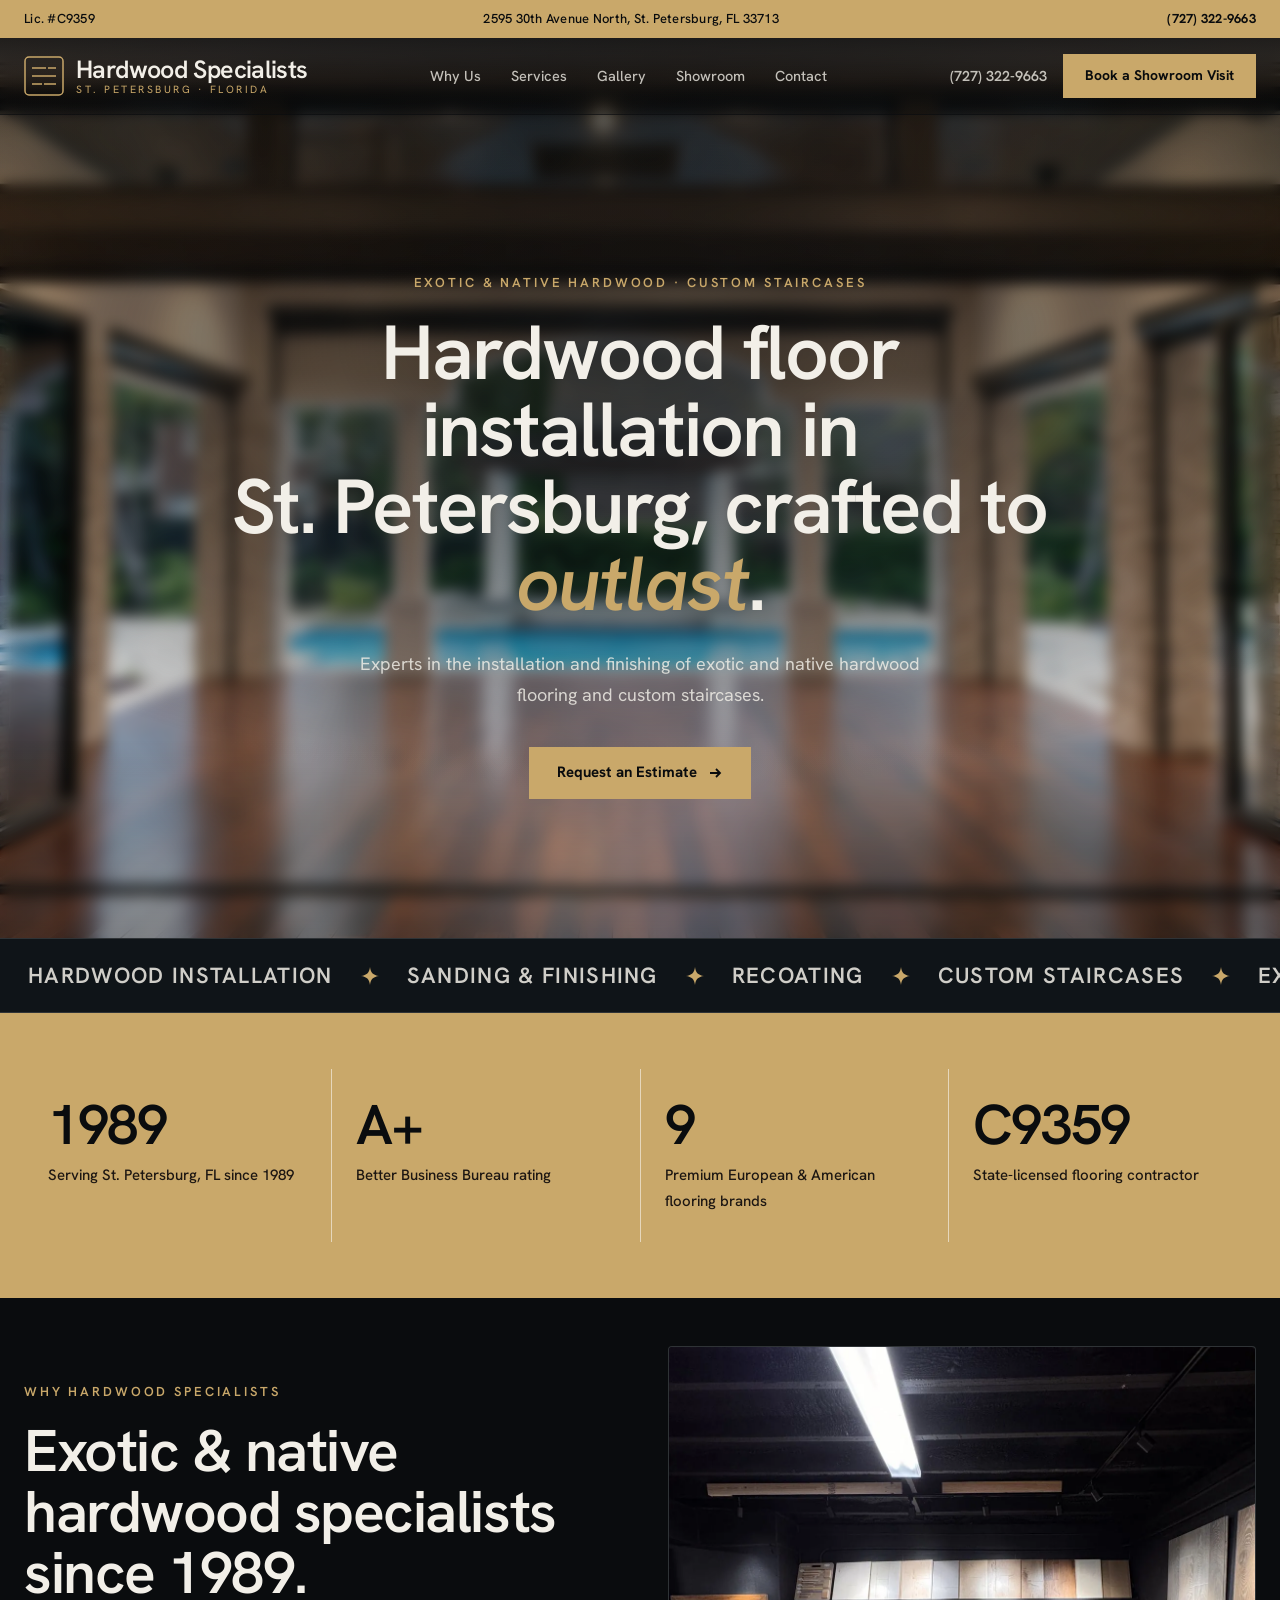
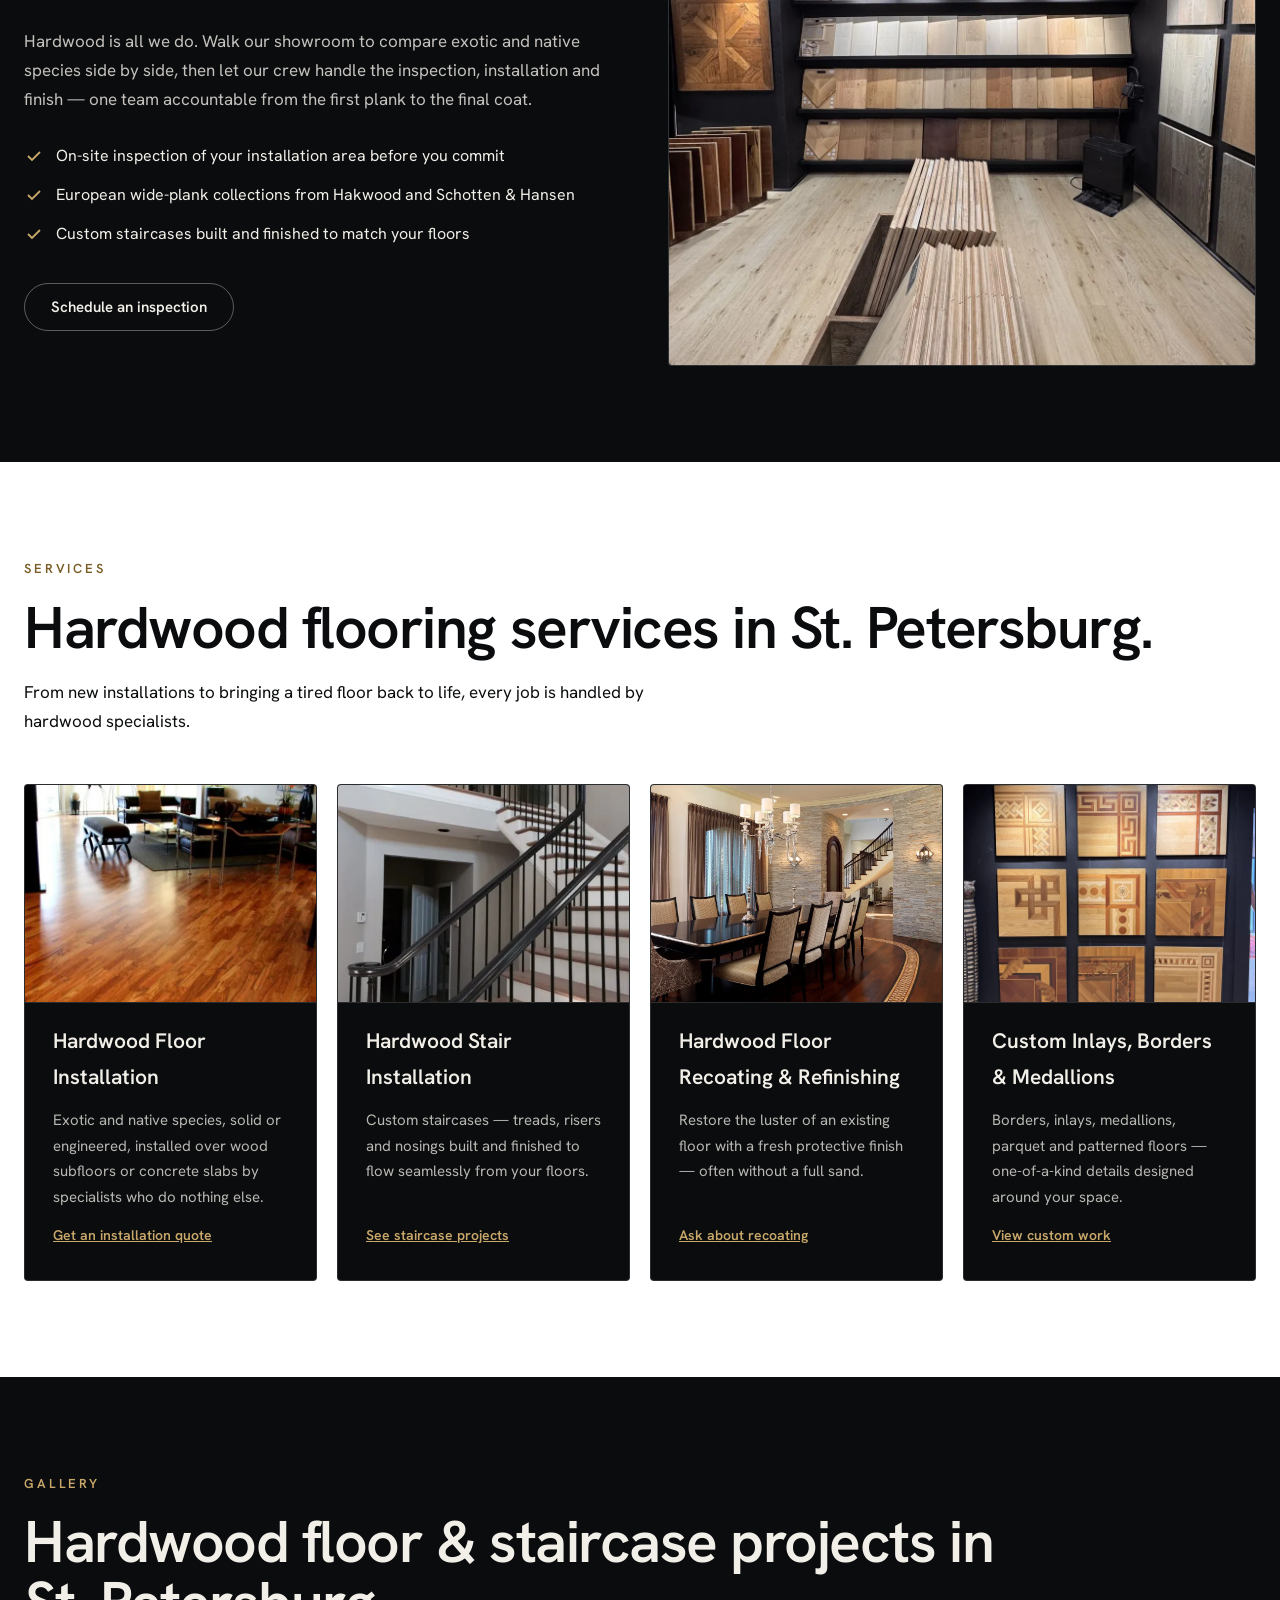
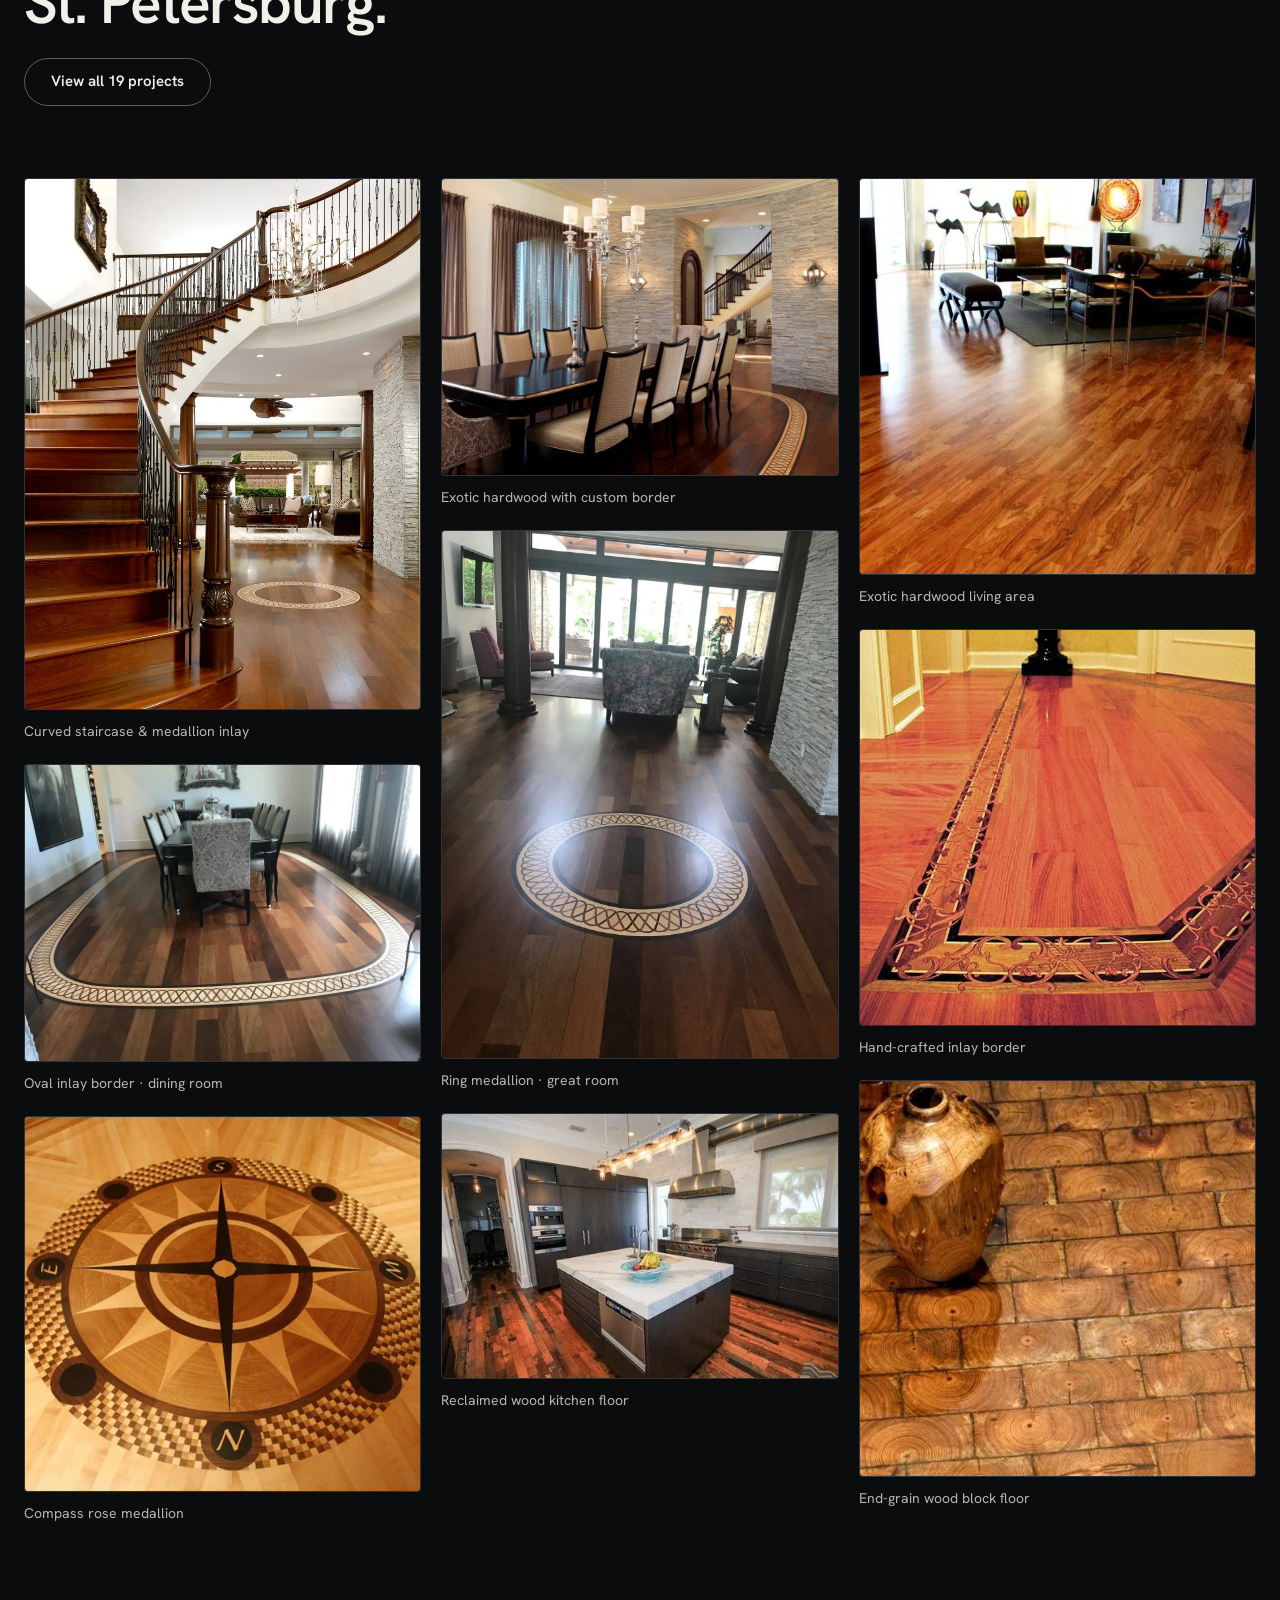
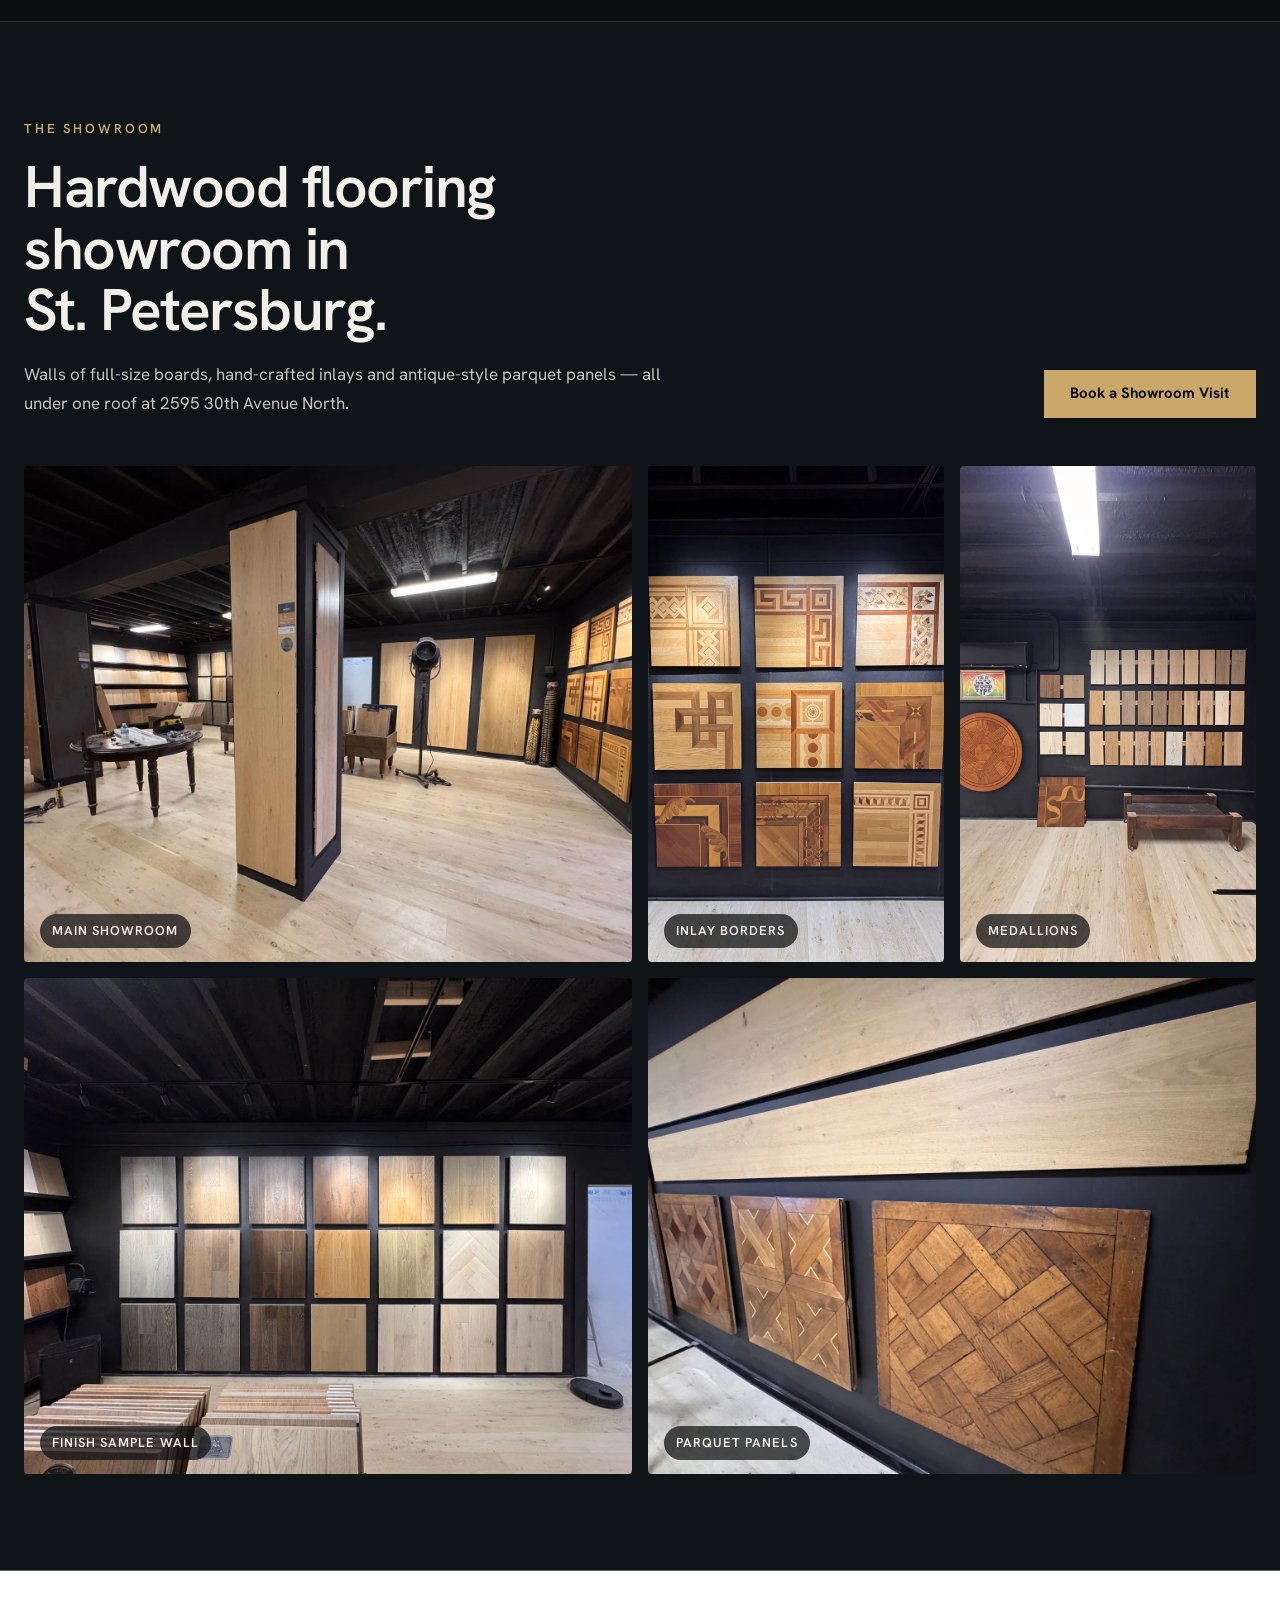
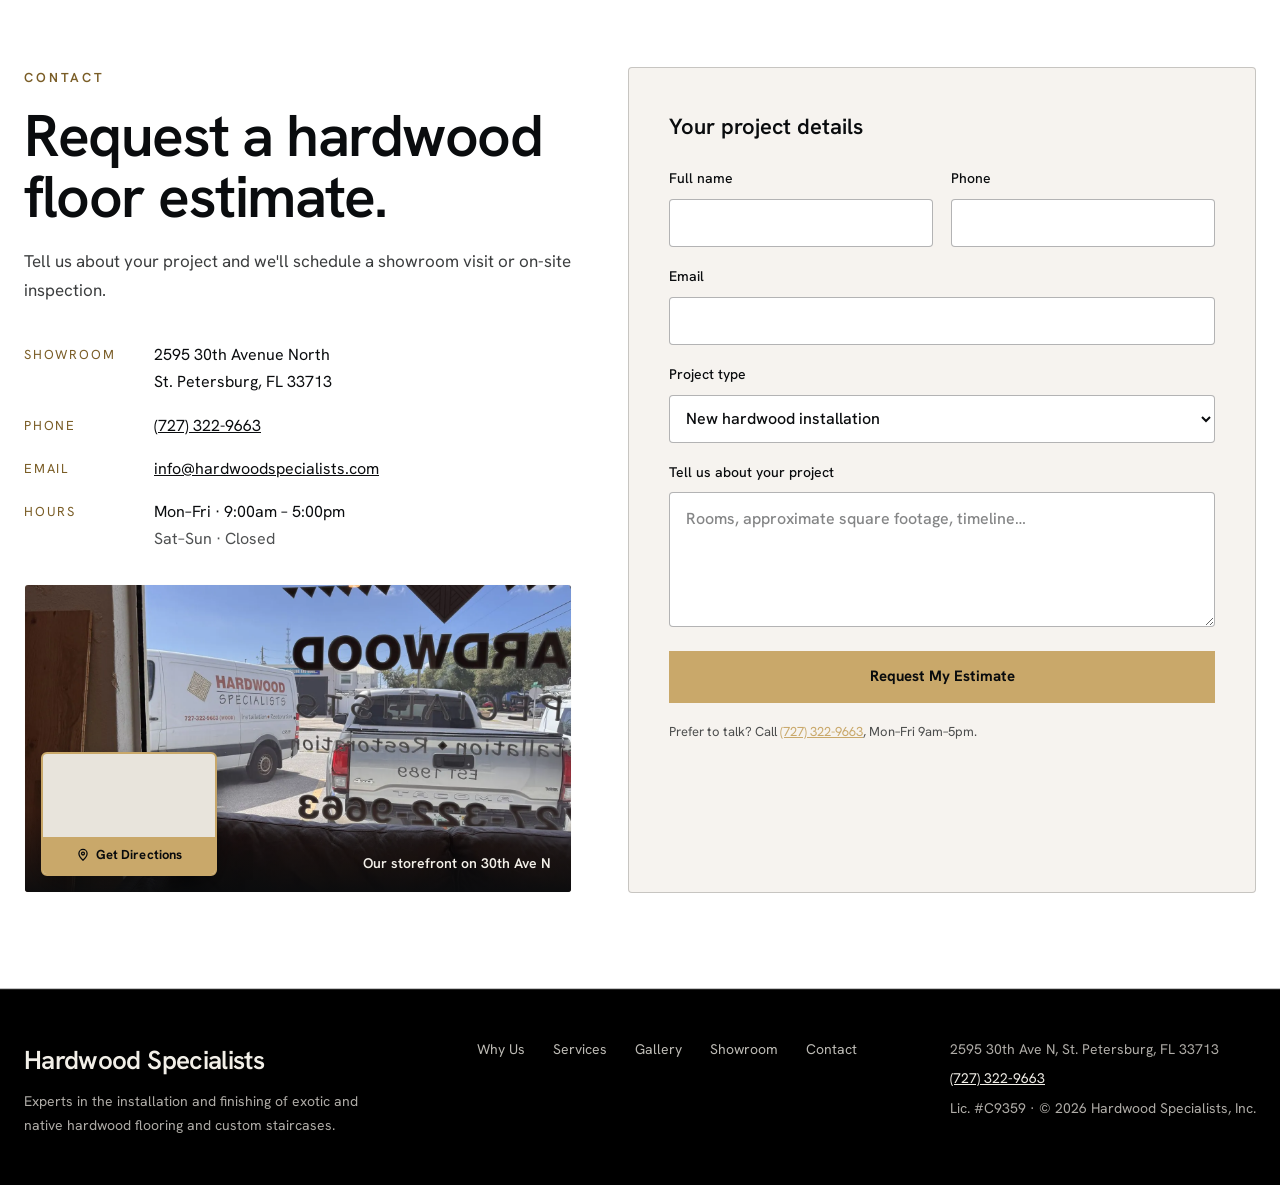
<file: index.html>
<!doctype html>
<html lang="en">
<head>
<meta charset="utf-8">
<meta name="viewport" content="width=device-width, initial-scale=1">
<title>Hardwood Floor Installation &amp; Refinishing | St. Petersburg, FL</title>
<meta name="description" content="Hardwood floor installation, refinishing and custom staircases in St. Petersburg, FL since 1989. Free estimates — call (727) 322-9663 or visit our showroom.">
<meta name="robots" content="index, follow, max-image-preview:large">
<link rel="canonical" href="https://www.hardwoodspecialists.com/">
<meta property="og:type" content="website">
<meta property="og:locale" content="en_US">
<meta property="og:site_name" content="Hardwood Specialists">
<meta property="og:title" content="Hardwood Floor Installation &amp; Refinishing | St. Petersburg, FL">
<meta property="og:description" content="Hardwood floor installation, refinishing and custom staircases in St. Petersburg, FL since 1989. Free estimates — call (727) 322-9663 or visit our showroom.">
<meta property="og:url" content="https://www.hardwoodspecialists.com/">
<meta name="twitter:card" content="summary_large_image">
<script type="application/ld+json">{"@context": "https://schema.org", "@graph": [{"@type": "HomeAndConstructionBusiness", "@id": "https://www.hardwoodspecialists.com/#business", "additionalType": "https://en.wikipedia.org/wiki/Flooring", "name": "Hardwood Specialists", "legalName": "Hardwood Specialists, Inc.", "url": "https://www.hardwoodspecialists.com/", "telephone": "+1-727-322-9663", "email": "info@hardwoodspecialists.com", "foundingDate": "1989", "description": "Experts in the installation and finishing of exotic and native hardwood flooring and custom staircases in St. Petersburg, Florida.", "address": {"@type": "PostalAddress", "streetAddress": "2595 30th Avenue North", "addressLocality": "St. Petersburg", "addressRegion": "FL", "postalCode": "33713", "addressCountry": "US"}, "geo": {"@type": "GeoCoordinates", "latitude": 27.7994376, "longitude": -82.6691958}, "areaServed": {"@type": "City", "name": "St. Petersburg, Florida"}, "openingHoursSpecification": [{"@type": "OpeningHoursSpecification", "dayOfWeek": ["Monday", "Tuesday", "Wednesday", "Thursday", "Friday"], "opens": "09:00", "closes": "17:00"}], "hasMap": "https://maps.app.goo.gl/6oSgEABUzBe8QkEK8", "identifier": {"@type": "PropertyValue", "name": "Florida contractor license", "value": "C9359"}, "sameAs": ["https://www.bbb.org/us/fl/saint-petersburg/profile/floor-installation/hardwood-specialists-inc-0653-6136906", "https://www.houzz.com/professionals/flooring-contractors/hardwood-specialists-pfvwus-pf~277760231"], "hasOfferCatalog": {"@type": "OfferCatalog", "name": "Hardwood flooring services", "itemListElement": [{"@type": "Offer", "itemOffered": {"@type": "Service", "name": "Hardwood floor installation", "areaServed": "St. Petersburg, FL"}}, {"@type": "Offer", "itemOffered": {"@type": "Service", "name": "Custom staircases", "areaServed": "St. Petersburg, FL"}}, {"@type": "Offer", "itemOffered": {"@type": "Service", "name": "Hardwood floor recoating and refinishing", "areaServed": "St. Petersburg, FL"}}, {"@type": "Offer", "itemOffered": {"@type": "Service", "name": "Custom hardwood inlays and borders", "areaServed": "St. Petersburg, FL"}}]}, "image": ["https://www.hardwoodspecialists.com/assets/images/og-image.jpg", "https://www.hardwoodspecialists.com/assets/images/hardwood-specialists-storefront-30th-ave-n.webp", "https://www.hardwoodspecialists.com/assets/images/hardwood-specialists-showroom-st-petersburg.webp"], "logo": {"@type": "ImageObject", "url": "https://www.hardwoodspecialists.com/assets/images/logo.png", "width": 512, "height": 512}}, {"@type": "WebSite", "@id": "https://www.hardwoodspecialists.com/#website", "url": "https://www.hardwoodspecialists.com/", "name": "Hardwood Specialists", "alternateName": "Hardwood Specialists, Inc.", "inLanguage": "en-US", "publisher": {"@id": "https://www.hardwoodspecialists.com/#business"}}]}</script>
<link rel="icon" href="/favicon.svg" type="image/svg+xml">
<link rel="apple-touch-icon" href="/apple-touch-icon.png">
<meta property="og:image" content="https://www.hardwoodspecialists.com/assets/images/og-image.jpg">
<meta property="og:image:width" content="1200">
<meta property="og:image:height" content="630">
<meta property="og:image:alt" content="Finished exotic hardwood floor opening onto a pool patio in St. Petersburg, FL">
<meta name="twitter:image:alt" content="Finished exotic hardwood floor opening onto a pool patio in St. Petersburg, FL">
<meta name="theme-color" content="#0a0c0e">
<link rel="preconnect" href="https://fonts.googleapis.com">
<link rel="preconnect" href="https://fonts.gstatic.com" crossorigin>
<link rel="stylesheet" href="https://fonts.googleapis.com/css2?family=Hanken+Grotesk:ital,wght@0,400;0,500;0,600;0,700;1,600&amp;display=swap">
<link rel="preload" as="image" href="assets/images/hero-before-concrete-floor.webp" fetchpriority="high">
<link rel="stylesheet" href="assets/css/site.css">
<script>window.HS_PHOTOS = {"gal": [{"src": "assets/images/curved-hardwood-staircase-medallion-inlay.webp", "alt": "Curved hardwood staircase above a floor with a ring medallion inlay", "cap": "Curved staircase & medallion inlay"}, {"src": "assets/images/oval-inlay-border-dining-room.webp", "alt": "Dining room hardwood floor framed by an oval inlay border", "cap": "Oval inlay border · dining room"}, {"src": "assets/images/compass-rose-wood-medallion.webp", "alt": "Compass rose medallion inlaid in a hardwood floor", "cap": "Compass rose medallion"}, {"src": "assets/images/exotic-hardwood-floor-custom-border-dining-room.webp", "alt": "Dining room with dark exotic hardwood and a curved custom border", "cap": "Exotic hardwood with custom border"}, {"src": "assets/images/ring-medallion-great-room-hardwood.webp", "alt": "Great room hardwood floor with a ring medallion inlay", "cap": "Ring medallion · great room"}, {"src": "assets/images/reclaimed-wood-kitchen-floor.webp", "alt": "Kitchen island over a reclaimed wood floor", "cap": "Reclaimed wood kitchen floor"}, {"src": "assets/images/exotic-hardwood-floor-installation-living-area.webp", "alt": "Open living area with a warm exotic hardwood floor", "cap": "Exotic hardwood living area"}, {"src": "assets/images/hand-crafted-inlay-border-hallway.webp", "alt": "Hallway floor with a hand-crafted scroll inlay border", "cap": "Hand-crafted inlay border"}, {"src": "assets/images/end-grain-wood-block-floor.webp", "alt": "End-grain wood block floor", "cap": "End-grain wood block floor"}, {"src": "assets/images/ring-medallion-inlay-detail.webp", "alt": "Close-up of a ring medallion inlay in a hardwood floor", "cap": "Ring medallion detail"}, {"src": "assets/images/two-story-great-room-hardwood-floors.webp", "alt": "Two-story great room with hardwood floors", "cap": "Two-story great room"}, {"src": "assets/images/hardwood-staircase-treads-railing.webp", "alt": "Hardwood staircase treads with a dark railing", "cap": "Staircase treads & railing"}, {"src": "assets/images/curved-balcony-wood-cap.webp", "alt": "Curved balcony with a stained wood cap and iron balusters", "cap": "Curved balcony with wood cap"}, {"src": "assets/images/striped-exotic-hardwood-hallway.webp", "alt": "Hallway with a striped exotic hardwood floor", "cap": "Striped exotic hardwood hallway"}, {"src": "assets/images/hardwood-floor-installation-in-progress.webp", "alt": "Hardwood floor installation in progress", "cap": "Installation in progress"}, {"src": "assets/images/reclaimed-wood-kitchen.webp", "alt": "Kitchen with a reclaimed wood floor", "cap": "Reclaimed wood kitchen"}, {"src": "assets/images/reclaimed-wood-open-kitchen.webp", "alt": "Open kitchen with a reclaimed wood floor", "cap": "Reclaimed wood kitchen"}, {"src": "assets/images/kitchen-bar-reclaimed-wood-floor.webp", "alt": "Kitchen bar with stools over a reclaimed wood floor", "cap": "Kitchen bar & reclaimed floor"}, {"src": "assets/images/kitchen-cabinetry-hardwood-floor.webp", "alt": "Kitchen cabinetry above a hardwood floor", "cap": "Kitchen project"}], "show": [{"src": "assets/images/showroom-main-floor.webp", "alt": "Main showroom floor with sample columns, wall displays and inlay panels", "cap": "Main showroom"}, {"src": "assets/images/hardwood-inlay-border-samples-showroom.webp", "alt": "Wall of nine hand-crafted hardwood inlay border samples", "cap": "Inlay borders"}, {"src": "assets/images/showroom-wood-medallion-oak-samples.webp", "alt": "Wood medallion and wall of oak plank samples", "cap": "Medallions"}, {"src": "assets/images/showroom-hardwood-finish-sample-wall.webp", "alt": "Wall of 21 large-format hardwood finish samples under track lighting", "cap": "Finish sample wall"}, {"src": "assets/images/showroom-versailles-parquet-panels.webp", "alt": "Antique-style Versailles parquet panels with wide oak planks above", "cap": "Parquet panels"}]};</script>
<script src="assets/js/site.js" defer></script>
</head>
<body style="margin:0;background:#0a0c0e">
<a class="skip-link" href="#main">Skip to content</a>
<div class="site" style="overflow-x: clip; font-family: 'Hanken Grotesk', 'Helvetica Neue', Helvetica, Arial, sans-serif; font-size: 16px; line-height: 1.7; color: #f2efe8; background: #0a0c0e; min-height: 100vh">

<!-- TOP BAR -->
<div style="background: var(--ac); color: var(--ac-ink); font-size: 13px; font-weight: 500; letter-spacing: 0.02em">
<div style="max-width: 1280px; margin: 0 auto; padding: 8px 24px; display: flex; flex-wrap: wrap; align-items: center; justify-content: space-between; gap: 6px 24px">
<span>Lic. #C9359</span>
<a href="https://maps.app.goo.gl/6oSgEABUzBe8QkEK8" style="color: var(--ac-ink); text-decoration: none">2595 30th Avenue North, St. Petersburg, FL 33713</a>
<a href="tel:+17273229663" style="color: var(--ac-ink); font-weight: 700; text-decoration: none">(727) 322-9663</a>
</div>
</div>

<!-- HEADER -->
<header id="site-header" class="hs-head" style="position: sticky; top: 0; z-index: 20">
<div style="max-width: 1280px; margin: 0 auto; padding: 16px 24px; display: flex; align-items: center; justify-content: space-between; gap: 24px">
<a href="/" aria-label="Hardwood Specialists — home" style="display: flex; align-items: center; gap: 12px; text-decoration: none; color: #f2efe8">
<svg width="40" height="40" viewBox="0 0 40 40" fill="none" stroke="var(--ac)" stroke-width="1.5" aria-hidden="true"><rect x="1" y="1" width="38" height="38" rx="4"></rect><path d="M8 12h14M8 20h24M8 28h10M24 12h8M20 28h12"></path></svg>
<span style="display: flex; flex-direction: column; line-height: 1.05">
<span style="font-family: var(--fd); font-weight: var(--fdw); letter-spacing: var(--fdt); font-size: clamp(19px, 5vw, 25px); white-space: nowrap">Hardwood Specialists</span>
<span style="font-size: 10.5px; letter-spacing: 0.24em; text-transform: uppercase; color: var(--ac)">St. Petersburg · Florida</span>
</span>
</a>
<nav aria-label="Primary" class="hs-navlinks" style="display: flex; align-items: center; gap: 30px; font-size: 14.5px; font-weight: 500">
<a class="hs-navlink" href="#collections">Why Us</a>
<a class="hs-navlink" href="#services">Services</a>
<a class="hs-navlink" href="#gallery">Gallery</a>
<a class="hs-navlink" href="#showroom">Showroom</a>
<a class="hs-navlink" href="#contact">Contact</a>
</nav>
<div style="display: flex; align-items: center; gap: 16px">
<a class="hs-header-phone hs-navlink" href="tel:+17273229663" style="font-size: 14.5px; font-weight: 600">(727) 322-9663</a>
<a class="hs-btn-gold hs-header-cta" href="#contact" style="display: inline-flex; align-items: center; min-height: 44px; padding: 0 22px; border-radius: 0; background: var(--ac); color: var(--ac-ink); font-size: 14px; font-weight: 700; text-decoration: none; white-space: nowrap">Book a Showroom Visit</a>
<button class="hs-menu-btn" type="button" id="menu-toggle" aria-label="Open menu" aria-expanded="false" aria-controls="mobile-nav" style="width: 44px; height: 44px; align-items: center; justify-content: center; border-radius: 50px; border: 1px solid rgba(242,239,232,0.3); background: transparent; color: #f2efe8; cursor: pointer">
<svg width="20" height="20" viewBox="0 0 20 20" fill="none" stroke="currentColor" stroke-width="1.6" aria-hidden="true"><path d="M3 6h14M3 10h14M3 14h14"></path></svg>
</button>
</div>
</div>
<nav id="mobile-nav" hidden aria-label="Mobile" style="border-top: 1px solid rgba(242,239,232,0.14); padding: 8px 24px 24px; display: flex; flex-direction: column; font-size: 18px">
<a class="hs-navlink" href="#collections" data-close-menu style="padding: 12px 0; border-bottom: 1px solid rgba(242,239,232,0.08)">Why Us</a>
<a class="hs-navlink" href="#services" data-close-menu style="padding: 12px 0; border-bottom: 1px solid rgba(242,239,232,0.08)">Services</a>
<a class="hs-navlink" href="#gallery" data-close-menu style="padding: 12px 0; border-bottom: 1px solid rgba(242,239,232,0.08)">Gallery</a>
<a class="hs-navlink" href="#showroom" data-close-menu style="padding: 12px 0; border-bottom: 1px solid rgba(242,239,232,0.08)">Showroom</a>
<a class="hs-navlink" href="#contact" data-close-menu style="padding: 12px 0">Contact</a>
<a class="hs-btn-gold" href="#contact" data-close-menu style="margin-top: 16px; display: flex; justify-content: center; align-items: center; min-height: 48px; border-radius: 0; background: var(--ac); color: var(--ac-ink); font-size: 15px; font-weight: 700; text-decoration: none">Book a Showroom Visit</a>
<a href="tel:+17273229663" style="margin-top: 10px; text-align: center; font-weight: 600">Call (727) 322-9663</a>
</nav>

</header>

<main id="main">
<!-- HERO -->
<div id="hero-wrap" style="position: relative">
<section id="top" class="hs-hero hs-mode-planks" aria-labelledby="hero-title" style="--done: 6.14s; position: relative; z-index: 1; min-height: clamp(680px, 100vh, 1000px); display: flex; align-items: flex-start; overflow: hidden; background-color: #1a140e">
<div class="hs-ba hs-ba-drive" aria-hidden="true" style="position: absolute; inset: 0">
<img width="1418" height="1081" src="assets/images/hero-before-concrete-floor.webp" alt="" fetchpriority="high" style="position: absolute; inset: 0; width: 100%; height: 100%; object-fit: cover; object-position: center 70%">
<div class="hs-stage" id="hero-stage" style="left: 0; top: 0; width: 100%; height: 100%">
<img width="1418" height="1081" class="hs-empty" src="assets/images/hero-after-hardwood-floor-st-petersburg.webp" alt="">
<div class="hs-plank" style="left: 0.000%; top: 70.490%; width: 0.448%; height: 21.739%; background-size: 22341.357% 460.000%; background-position: 0.000% 90.071%; --d: 0.200s; --rot: -5.8deg; clip-path: polygon(-145.48% 0.00%, 100.00% 0.00%, -14925.51% 100.00%, -15518.50% 100.00%); -webkit-clip-path: polygon(-145.48% 0.00%, 100.00% 0.00%, -14925.51% 100.00%, -15518.50% 100.00%)"></div>
<div class="hs-plank" style="left: 0.000%; top: 70.490%; width: 1.546%; height: 21.739%; background-size: 6466.851% 460.000%; background-position: 0.000% 90.071%; --d: 0.240s; --rot: -8.7deg; clip-path: polygon(28.95% 0.00%, 100.00% 0.00%, -4148.64% 100.00%, -4320.29% 100.00%); -webkit-clip-path: polygon(28.95% 0.00%, 100.00% 0.00%, -4148.64% 100.00%, -4320.29% 100.00%)"></div>
<div class="hs-plank" style="left: 0.000%; top: 70.490%; width: 2.645%; height: 21.739%; background-size: 3780.582% 460.000%; background-position: 0.000% 90.071%; --d: 0.280s; --rot: -2.3deg; clip-path: polygon(58.46% 0.00%, 100.00% 0.00%, -2324.99% 100.00%, -2425.34% 100.00%); -webkit-clip-path: polygon(58.46% 0.00%, 100.00% 0.00%, -2324.99% 100.00%, -2425.34% 100.00%)"></div>
<div class="hs-plank" style="left: 0.000%; top: 70.490%; width: 3.744%; height: 21.739%; background-size: 2671.053% 460.000%; background-position: 0.000% 90.071%; --d: 0.320s; --rot: -7.6deg; clip-path: polygon(70.65% 0.00%, 100.00% 0.00%, -1571.76% 100.00%, -1642.65% 100.00%); -webkit-clip-path: polygon(70.65% 0.00%, 100.00% 0.00%, -1571.76% 100.00%, -1642.65% 100.00%)"></div>
<div class="hs-plank" style="left: 0.000%; top: 70.490%; width: 4.843%; height: 21.739%; background-size: 2065.011% 460.000%; background-position: 0.000% 90.071%; --d: 0.360s; --rot: -9.5deg; clip-path: polygon(77.31% 0.00%, 100.00% 0.00%, -1160.33% 100.00%, -1215.14% 100.00%); -webkit-clip-path: polygon(77.31% 0.00%, 100.00% 0.00%, -1160.33% 100.00%, -1215.14% 100.00%)"></div>
<div class="hs-plank" style="left: 0.000%; top: 70.490%; width: 5.941%; height: 21.739%; background-size: 1683.123% 460.000%; background-position: 0.000% 90.071%; --d: 0.400s; --rot: -2.2deg; clip-path: polygon(81.51% 0.00%, 100.00% 0.00%, -901.07% 100.00%, -945.74% 100.00%); -webkit-clip-path: polygon(81.51% 0.00%, 100.00% 0.00%, -901.07% 100.00%, -945.74% 100.00%)"></div>
<div class="hs-plank" style="left: 0.000%; top: 92.229%; width: 2.279%; height: 7.771%; background-size: 4387.633% 1286.905%; background-position: 0.000% 100.000%; --d: 0.440s; --rot: 9.2deg; clip-path: polygon(-5.53% 0.00%, 100.00% 0.00%, -319.81% 100.00%, -447.45% 100.00%); -webkit-clip-path: polygon(-5.53% 0.00%, 100.00% 0.00%, -319.81% 100.00%, -447.45% 100.00%)"></div>
<div class="hs-plank" style="left: 0.000%; top: 92.229%; width: 4.684%; height: 7.771%; background-size: 2134.755% 1286.905%; background-position: 0.000% 100.000%; --d: 0.480s; --rot: 6.6deg; clip-path: polygon(48.65% 0.00%, 100.00% 0.00%, -93.50% 100.00%, -155.60% 100.00%); -webkit-clip-path: polygon(48.65% 0.00%, 100.00% 0.00%, -93.50% 100.00%, -155.60% 100.00%)"></div>
<div class="hs-plank" style="left: 0.000%; top: 70.490%; width: 7.040%; height: 21.739%; background-size: 1420.437% 460.000%; background-position: 0.000% 90.071%; --d: 0.520s; --rot: 5.8deg; clip-path: polygon(84.39% 0.00%, 100.00% 0.00%, -722.74% 100.00%, -760.44% 100.00%); -webkit-clip-path: polygon(84.39% 0.00%, 100.00% 0.00%, -722.74% 100.00%, -760.44% 100.00%)"></div>
<div class="hs-plank" style="left: 0.000%; top: 70.490%; width: 8.139%; height: 21.739%; background-size: 1228.678% 460.000%; background-position: 0.000% 90.071%; --d: 0.560s; --rot: -6.1deg; clip-path: polygon(86.50% 0.00%, 100.00% 0.00%, -592.56% 100.00%, -625.17% 100.00%); -webkit-clip-path: polygon(86.50% 0.00%, 100.00% 0.00%, -592.56% 100.00%, -625.17% 100.00%)"></div>
<div class="hs-plank" style="left: 0.000%; top: 70.490%; width: 9.238%; height: 21.739%; background-size: 1082.535% 460.000%; background-position: 0.000% 90.071%; --d: 0.600s; --rot: 0.8deg; clip-path: polygon(88.11% 0.00%, 100.00% 0.00%, -493.34% 100.00%, -522.08% 100.00%); -webkit-clip-path: polygon(88.11% 0.00%, 100.00% 0.00%, -493.34% 100.00%, -522.08% 100.00%)"></div>
<div class="hs-plank" style="left: 0.000%; top: 70.490%; width: 10.336%; height: 21.739%; background-size: 967.462% 460.000%; background-position: 0.000% 90.071%; --d: 0.640s; --rot: -4.9deg; clip-path: polygon(89.37% 0.00%, 100.00% 0.00%, -415.22% 100.00%, -440.90% 100.00%); -webkit-clip-path: polygon(89.37% 0.00%, 100.00% 0.00%, -415.22% 100.00%, -440.90% 100.00%)"></div>
<div class="hs-plank" style="left: 0.000%; top: 92.229%; width: 7.090%; height: 7.771%; background-size: 1410.512% 1286.905%; background-position: 0.000% 100.000%; --d: 0.680s; --rot: -7.2deg; clip-path: polygon(66.07% 0.00%, 100.00% 0.00%, -20.74% 100.00%, -61.78% 100.00%); -webkit-clip-path: polygon(66.07% 0.00%, 100.00% 0.00%, -20.74% 100.00%, -61.78% 100.00%)"></div>
<div class="hs-plank" style="left: 0.000%; top: 92.229%; width: 9.495%; height: 7.771%; background-size: 1053.200% 1286.905%; background-position: 0.000% 100.000%; --d: 0.720s; --rot: -8.7deg; clip-path: polygon(74.67% 0.00%, 100.00% 0.00%, 15.15% 100.00%, -15.49% 100.00%); -webkit-clip-path: polygon(74.67% 0.00%, 100.00% 0.00%, 15.15% 100.00%, -15.49% 100.00%)"></div>
<div class="hs-plank" style="left: 0.000%; top: 70.490%; width: 11.435%; height: 21.739%; background-size: 874.502% 460.000%; background-position: 0.000% 90.071%; --d: 0.760s; --rot: -6.3deg; clip-path: polygon(90.39% 0.00%, 100.00% 0.00%, -352.12% 100.00%, -375.33% 100.00%); -webkit-clip-path: polygon(90.39% 0.00%, 100.00% 0.00%, -352.12% 100.00%, -375.33% 100.00%)"></div>
<div class="hs-plank" style="left: 0.000%; top: 70.490%; width: 12.534%; height: 21.739%; background-size: 797.841% 460.000%; background-position: 0.000% 90.071%; --d: 0.800s; --rot: 9.4deg; clip-path: polygon(91.23% 0.00%, 100.00% 0.00%, -300.07% 100.00%, -321.25% 100.00%); -webkit-clip-path: polygon(91.23% 0.00%, 100.00% 0.00%, -300.07% 100.00%, -321.25% 100.00%)"></div>
<div class="hs-plank" style="left: 0.000%; top: 70.490%; width: 13.633%; height: 21.739%; background-size: 733.537% 460.000%; background-position: 0.000% 90.071%; --d: 0.840s; --rot: 7.2deg; clip-path: polygon(91.94% 0.00%, 100.00% 0.00%, -256.42% 100.00%, -275.89% 100.00%); -webkit-clip-path: polygon(91.94% 0.00%, 100.00% 0.00%, -256.42% 100.00%, -275.89% 100.00%)"></div>
<div class="hs-plank" style="left: 0.000%; top: 70.490%; width: 14.731%; height: 21.739%; background-size: 678.826% 460.000%; background-position: 0.000% 90.071%; --d: 0.880s; --rot: 6.7deg; clip-path: polygon(92.54% 0.00%, 100.00% 0.00%, -219.27% 100.00%, -237.29% 100.00%); -webkit-clip-path: polygon(92.54% 0.00%, 100.00% 0.00%, -219.27% 100.00%, -237.29% 100.00%)"></div>
<div class="hs-plank" style="left: 1.438%; top: 92.229%; width: 10.462%; height: 7.771%; background-size: 955.867% 1286.905%; background-position: 1.606% 100.000%; --d: 0.920s; --rot: 6.6deg; clip-path: polygon(77.01% 0.00%, 100.00% 0.00%, 27.81% 100.00%, 0.00% 100.00%); -webkit-clip-path: polygon(77.01% 0.00%, 100.00% 0.00%, 27.81% 100.00%, 0.00% 100.00%)"></div>
<div class="hs-plank" style="left: 0.000%; top: 70.490%; width: 15.830%; height: 21.739%; background-size: 631.709% 460.000%; background-position: 0.000% 90.071%; --d: 0.960s; --rot: -6.7deg; clip-path: polygon(93.06% 0.00%, 100.00% 0.00%, -187.29% 100.00%, -204.05% 100.00%); -webkit-clip-path: polygon(93.06% 0.00%, 100.00% 0.00%, -187.29% 100.00%, -204.05% 100.00%)"></div>
<div class="hs-plank" style="left: 0.000%; top: 70.490%; width: 16.929%; height: 21.739%; background-size: 590.709% 460.000%; background-position: 0.000% 90.071%; --d: 1.000s; --rot: -4.2deg; clip-path: polygon(93.51% 0.00%, 100.00% 0.00%, -159.45% 100.00%, -175.13% 100.00%); -webkit-clip-path: polygon(93.51% 0.00%, 100.00% 0.00%, -159.45% 100.00%, -175.13% 100.00%)"></div>
<div class="hs-plank" style="left: 0.000%; top: 70.490%; width: 18.028%; height: 21.739%; background-size: 554.706% 460.000%; background-position: 0.000% 90.071%; --d: 1.040s; --rot: 2.8deg; clip-path: polygon(93.91% 0.00%, 100.00% 0.00%, -135.01% 100.00%, -149.74% 100.00%); -webkit-clip-path: polygon(93.91% 0.00%, 100.00% 0.00%, -135.01% 100.00%, -149.74% 100.00%)"></div>
<div class="hs-plank" style="left: 0.000%; top: 70.490%; width: 19.126%; height: 21.739%; background-size: 522.840% 460.000%; background-position: 0.000% 90.071%; --d: 1.080s; --rot: 5.1deg; clip-path: polygon(94.26% 0.00%, 100.00% 0.00%, -113.38% 100.00%, -127.26% 100.00%); -webkit-clip-path: polygon(94.26% 0.00%, 100.00% 0.00%, -113.38% 100.00%, -127.26% 100.00%)"></div>
<div class="hs-plank" style="left: 4.347%; top: 92.229%; width: 9.958%; height: 7.771%; background-size: 1004.232% 1286.905%; background-position: 4.828% 100.000%; --d: 1.120s; --rot: 7.8deg; clip-path: polygon(75.85% 0.00%, 100.00% 0.00%, 29.21% 100.00%, 0.00% 100.00%); -webkit-clip-path: polygon(75.85% 0.00%, 100.00% 0.00%, 29.21% 100.00%, 0.00% 100.00%)"></div>
<div class="hs-plank" style="left: 0.000%; top: 70.490%; width: 20.225%; height: 21.739%; background-size: 494.436% 460.000%; background-position: 0.000% 90.071%; --d: 1.160s; --rot: 8.4deg; clip-path: polygon(94.57% 0.00%, 100.00% 0.00%, -94.10% 100.00%, -107.22% 100.00%); -webkit-clip-path: polygon(94.57% 0.00%, 100.00% 0.00%, -94.10% 100.00%, -107.22% 100.00%)"></div>
<div class="hs-plank" style="left: 0.000%; top: 70.490%; width: 21.324%; height: 21.739%; background-size: 468.960% 460.000%; background-position: 0.000% 90.071%; --d: 1.200s; --rot: -9.1deg; clip-path: polygon(94.85% 0.00%, 100.00% 0.00%, -76.80% 100.00%, -89.25% 100.00%); -webkit-clip-path: polygon(94.85% 0.00%, 100.00% 0.00%, -76.80% 100.00%, -89.25% 100.00%)"></div>
<div class="hs-plank" style="left: 0.000%; top: 70.490%; width: 22.423%; height: 21.739%; background-size: 445.980% 460.000%; background-position: 0.000% 90.071%; --d: 1.240s; --rot: 2.3deg; clip-path: polygon(95.10% 0.00%, 100.00% 0.00%, -61.20% 100.00%, -73.04% 100.00%); -webkit-clip-path: polygon(95.10% 0.00%, 100.00% 0.00%, -61.20% 100.00%, -73.04% 100.00%)"></div>
<div class="hs-plank" style="left: 0.000%; top: 70.490%; width: 23.521%; height: 21.739%; background-size: 425.147% 460.000%; background-position: 0.000% 90.071%; --d: 1.280s; --rot: 3.8deg; clip-path: polygon(95.33% 0.00%, 100.00% 0.00%, -47.06% 100.00%, -58.34% 100.00%); -webkit-clip-path: polygon(95.33% 0.00%, 100.00% 0.00%, -47.06% 100.00%, -58.34% 100.00%)"></div>
<div class="hs-plank" style="left: 7.257%; top: 92.229%; width: 9.454%; height: 7.771%; background-size: 1057.751% 1286.905%; background-position: 8.014% 100.000%; --d: 1.320s; --rot: 0.1deg; clip-path: polygon(74.56% 0.00%, 100.00% 0.00%, 30.77% 100.00%, 0.00% 100.00%); -webkit-clip-path: polygon(74.56% 0.00%, 100.00% 0.00%, 30.77% 100.00%, 0.00% 100.00%)"></div>
<div class="hs-plank" style="left: 0.000%; top: 70.490%; width: 24.620%; height: 21.739%; background-size: 406.173% 460.000%; background-position: 0.000% 90.071%; --d: 1.360s; --rot: -7.1deg; clip-path: polygon(95.54% 0.00%, 100.00% 0.00%, -34.18% 100.00%, -44.96% 100.00%); -webkit-clip-path: polygon(95.54% 0.00%, 100.00% 0.00%, -34.18% 100.00%, -44.96% 100.00%)"></div>
<div class="hs-plank" style="left: 0.000%; top: 70.490%; width: 25.719%; height: 21.739%; background-size: 388.821% 460.000%; background-position: 0.000% 90.071%; --d: 1.400s; --rot: -0.6deg; clip-path: polygon(95.73% 0.00%, 100.00% 0.00%, -22.40% 100.00%, -32.72% 100.00%); -webkit-clip-path: polygon(95.73% 0.00%, 100.00% 0.00%, -22.40% 100.00%, -32.72% 100.00%)"></div>
<div class="hs-plank" style="left: 0.000%; top: 70.490%; width: 26.818%; height: 21.739%; background-size: 372.890% 460.000%; background-position: 0.000% 90.071%; --d: 1.440s; --rot: -9.0deg; clip-path: polygon(95.90% 0.00%, 100.00% 0.00%, -11.58% 100.00%, -21.48% 100.00%); -webkit-clip-path: polygon(95.90% 0.00%, 100.00% 0.00%, -11.58% 100.00%, -21.48% 100.00%)"></div>
<div class="hs-plank" style="left: 0.000%; top: 70.490%; width: 27.916%; height: 21.739%; background-size: 358.214% 460.000%; background-position: 0.000% 90.071%; --d: 1.480s; --rot: 9.6deg; clip-path: polygon(96.06% 0.00%, 100.00% 0.00%, -1.62% 100.00%, -11.13% 100.00%); -webkit-clip-path: polygon(96.06% 0.00%, 100.00% 0.00%, -1.62% 100.00%, -11.13% 100.00%)"></div>
<div class="hs-plank" style="left: 0.000%; top: 70.490%; width: 29.015%; height: 21.739%; background-size: 344.649% 460.000%; background-position: 0.000% 90.071%; --d: 1.520s; --rot: 8.0deg; clip-path: polygon(96.21% 0.00%, 100.00% 0.00%, 7.59% 100.00%, -1.56% 100.00%); -webkit-clip-path: polygon(96.21% 0.00%, 100.00% 0.00%, 7.59% 100.00%, -1.56% 100.00%)"></div>
<div class="hs-plank" style="left: 2.203%; top: 70.490%; width: 27.911%; height: 21.739%; background-size: 358.280% 460.000%; background-position: 3.055% 90.071%; --d: 1.560s; --rot: 1.0deg; clip-path: polygon(96.06% 0.00%, 100.00% 0.00%, 9.51% 100.00%, 0.00% 100.00%); -webkit-clip-path: polygon(96.06% 0.00%, 100.00% 0.00%, 9.51% 100.00%, 0.00% 100.00%)"></div>
<div class="hs-plank" style="left: 10.166%; top: 92.229%; width: 8.950%; height: 7.771%; background-size: 1117.296% 1286.905%; background-position: 11.165% 100.000%; --d: 1.600s; --rot: -4.4deg; clip-path: polygon(73.13% 0.00%, 100.00% 0.00%, 32.50% 100.00%, 0.00% 100.00%); -webkit-clip-path: polygon(73.13% 0.00%, 100.00% 0.00%, 32.50% 100.00%, 0.00% 100.00%)"></div>
<div class="hs-plank" style="left: 4.857%; top: 70.490%; width: 26.356%; height: 21.739%; background-size: 379.424% 460.000%; background-position: 6.595% 90.071%; --d: 1.640s; --rot: 9.0deg; clip-path: polygon(95.83% 0.00%, 100.00% 0.00%, 10.07% 100.00%, 0.00% 100.00%); -webkit-clip-path: polygon(95.83% 0.00%, 100.00% 0.00%, 10.07% 100.00%, 0.00% 100.00%)"></div>
<div class="hs-plank" style="left: 13.075%; top: 92.229%; width: 8.446%; height: 7.771%; background-size: 1183.945% 1286.905%; background-position: 14.281% 100.000%; --d: 1.680s; --rot: 1.6deg; clip-path: polygon(71.52% 0.00%, 100.00% 0.00%, 34.44% 100.00%, 0.00% 100.00%); -webkit-clip-path: polygon(71.52% 0.00%, 100.00% 0.00%, 34.44% 100.00%, 0.00% 100.00%)"></div>
<div class="hs-plank" style="left: 7.511%; top: 70.490%; width: 24.800%; height: 21.739%; background-size: 403.222% 460.000%; background-position: 9.988% 90.071%; --d: 1.720s; --rot: 8.4deg; clip-path: polygon(95.57% 0.00%, 100.00% 0.00%, 10.70% 100.00%, 0.00% 100.00%); -webkit-clip-path: polygon(95.57% 0.00%, 100.00% 0.00%, 10.70% 100.00%, 0.00% 100.00%)"></div>
<div class="hs-plank" style="left: 15.984%; top: 92.229%; width: 7.942%; height: 7.771%; background-size: 1259.050% 1286.905%; background-position: 17.363% 100.000%; --d: 1.760s; --rot: 7.7deg; clip-path: polygon(69.72% 0.00%, 100.00% 0.00%, 36.63% 100.00%, 0.00% 100.00%); -webkit-clip-path: polygon(69.72% 0.00%, 100.00% 0.00%, 36.63% 100.00%, 0.00% 100.00%)"></div>
<div class="hs-plank" style="left: 10.165%; top: 70.490%; width: 23.245%; height: 21.739%; background-size: 430.204% 460.000%; background-position: 13.244% 90.071%; --d: 1.800s; --rot: 0.2deg; clip-path: polygon(95.27% 0.00%, 100.00% 0.00%, 11.42% 100.00%, 0.00% 100.00%); -webkit-clip-path: polygon(95.27% 0.00%, 100.00% 0.00%, 11.42% 100.00%, 0.00% 100.00%)"></div>
<div class="hs-plank" style="left: 18.893%; top: 92.229%; width: 7.439%; height: 7.771%; background-size: 1344.330% 1286.905%; background-position: 20.411% 100.000%; --d: 1.840s; --rot: -1.9deg; clip-path: polygon(67.67% 0.00%, 100.00% 0.00%, 39.11% 100.00%, 0.00% 100.00%); -webkit-clip-path: polygon(67.67% 0.00%, 100.00% 0.00%, 39.11% 100.00%, 0.00% 100.00%)"></div>
<div class="hs-plank" style="left: 12.819%; top: 70.490%; width: 21.689%; height: 21.739%; background-size: 461.056% 460.000%; background-position: 16.370% 90.071%; --d: 1.880s; --rot: 2.2deg; clip-path: polygon(94.93% 0.00%, 100.00% 0.00%, 12.24% 100.00%, 0.00% 100.00%); -webkit-clip-path: polygon(94.93% 0.00%, 100.00% 0.00%, 12.24% 100.00%, 0.00% 100.00%)"></div>
<div class="hs-plank" style="left: 21.802%; top: 92.229%; width: 6.935%; height: 7.771%; background-size: 1442.001% 1286.905%; background-position: 23.427% 100.000%; --d: 1.920s; --rot: -1.5deg; clip-path: polygon(65.32% 0.00%, 100.00% 0.00%, 41.95% 100.00%, 0.00% 100.00%); -webkit-clip-path: polygon(65.32% 0.00%, 100.00% 0.00%, 41.95% 100.00%, 0.00% 100.00%)"></div>
<div class="hs-plank" style="left: 15.474%; top: 70.490%; width: 20.134%; height: 21.739%; background-size: 496.675% 460.000%; background-position: 19.374% 90.071%; --d: 1.960s; --rot: -7.5deg; clip-path: polygon(94.54% 0.00%, 100.00% 0.00%, 13.18% 100.00%, 0.00% 100.00%); -webkit-clip-path: polygon(94.54% 0.00%, 100.00% 0.00%, 13.18% 100.00%, 0.00% 100.00%)"></div>
<div class="hs-plank" style="left: 18.128%; top: 70.490%; width: 18.578%; height: 21.739%; background-size: 538.259% 460.000%; background-position: 22.264% 90.071%; --d: 2.000s; --rot: -4.3deg; clip-path: polygon(94.09% 0.00%, 100.00% 0.00%, 14.29% 100.00%, 0.00% 100.00%); -webkit-clip-path: polygon(94.09% 0.00%, 100.00% 0.00%, 14.29% 100.00%, 0.00% 100.00%)"></div>
<div class="hs-plank" style="left: 20.782%; top: 70.490%; width: 17.023%; height: 21.739%; background-size: 587.441% 460.000%; background-position: 25.046% 90.071%; --d: 2.040s; --rot: 6.9deg; clip-path: polygon(93.55% 0.00%, 100.00% 0.00%, 15.59% 100.00%, 0.00% 100.00%); -webkit-clip-path: polygon(93.55% 0.00%, 100.00% 0.00%, 15.59% 100.00%, 0.00% 100.00%)"></div>
<div class="hs-plank" style="left: 24.711%; top: 92.229%; width: 6.431%; height: 7.771%; background-size: 1554.976% 1286.905%; background-position: 26.409% 100.000%; --d: 2.080s; --rot: -10.0deg; clip-path: polygon(62.60% 0.00%, 100.00% 0.00%, 45.24% 100.00%, 0.00% 100.00%); -webkit-clip-path: polygon(62.60% 0.00%, 100.00% 0.00%, 45.24% 100.00%, 0.00% 100.00%)"></div>
<div class="hs-plank" style="left: 23.436%; top: 70.490%; width: 15.468%; height: 21.739%; background-size: 646.516% 460.000%; background-position: 27.725% 90.071%; --d: 2.120s; --rot: -10.0deg; clip-path: polygon(92.90% 0.00%, 100.00% 0.00%, 17.16% 100.00%, 0.00% 100.00%); -webkit-clip-path: polygon(92.90% 0.00%, 100.00% 0.00%, 17.16% 100.00%, 0.00% 100.00%)"></div>
<div class="hs-plank" style="left: 27.620%; top: 92.229%; width: 5.927%; height: 7.771%; background-size: 1687.158% 1286.905%; background-position: 29.360% 100.000%; --d: 2.160s; --rot: 2.8deg; clip-path: polygon(59.42% 0.00%, 100.00% 0.00%, 49.08% 100.00%, 0.00% 100.00%); -webkit-clip-path: polygon(59.42% 0.00%, 100.00% 0.00%, 49.08% 100.00%, 0.00% 100.00%)"></div>
<div class="hs-plank" style="left: 26.090%; top: 70.490%; width: 13.912%; height: 21.739%; background-size: 718.801% 460.000%; background-position: 30.307% 90.071%; --d: 2.200s; --rot: -4.8deg; clip-path: polygon(92.10% 0.00%, 100.00% 0.00%, 19.08% 100.00%, 0.00% 100.00%); -webkit-clip-path: polygon(92.10% 0.00%, 100.00% 0.00%, 19.08% 100.00%, 0.00% 100.00%)"></div>
<div class="hs-plank" style="left: 30.529%; top: 92.229%; width: 5.423%; height: 7.771%; background-size: 1843.901% 1286.905%; background-position: 32.280% 100.000%; --d: 2.240s; --rot: 0.8deg; clip-path: polygon(55.65% 0.00%, 100.00% 0.00%, 53.64% 100.00%, 0.00% 100.00%); -webkit-clip-path: polygon(55.65% 0.00%, 100.00% 0.00%, 53.64% 100.00%, 0.00% 100.00%)"></div>
<div class="hs-plank" style="left: 28.745%; top: 70.490%; width: 12.357%; height: 21.739%; background-size: 809.284% 460.000%; background-position: 32.797% 90.071%; --d: 2.280s; --rot: -0.6deg; clip-path: polygon(91.11% 0.00%, 100.00% 0.00%, 21.48% 100.00%, 0.00% 100.00%); -webkit-clip-path: polygon(91.11% 0.00%, 100.00% 0.00%, 21.48% 100.00%, 0.00% 100.00%)"></div>
<div class="hs-plank" style="left: 33.438%; top: 92.229%; width: 4.919%; height: 7.771%; background-size: 2032.751% 1286.905%; background-position: 35.168% 100.000%; --d: 2.320s; --rot: -3.5deg; clip-path: polygon(51.11% 0.00%, 100.00% 0.00%, 59.13% 100.00%, 0.00% 100.00%); -webkit-clip-path: polygon(51.11% 0.00%, 100.00% 0.00%, 59.13% 100.00%, 0.00% 100.00%)"></div>
<div class="hs-plank" style="left: 31.399%; top: 70.490%; width: 10.801%; height: 21.739%; background-size: 925.827% 460.000%; background-position: 35.201% 90.071%; --d: 2.360s; --rot: 10.9deg; clip-path: polygon(89.83% 0.00%, 100.00% 0.00%, 24.57% 100.00%, 0.00% 100.00%); -webkit-clip-path: polygon(89.83% 0.00%, 100.00% 0.00%, 24.57% 100.00%, 0.00% 100.00%)"></div>
<div class="hs-plank" style="left: 34.053%; top: 70.490%; width: 9.246%; height: 21.739%; background-size: 1081.584% 460.000%; background-position: 37.522% 90.071%; --d: 2.400s; --rot: -6.7deg; clip-path: polygon(88.12% 0.00%, 100.00% 0.00%, 28.71% 100.00%, 0.00% 100.00%); -webkit-clip-path: polygon(88.12% 0.00%, 100.00% 0.00%, 28.71% 100.00%, 0.00% 100.00%)"></div>
<div class="hs-plank" style="left: 36.707%; top: 70.490%; width: 7.690%; height: 21.739%; background-size: 1300.349% 460.000%; background-position: 39.765% 90.071%; --d: 2.440s; --rot: -1.9deg; clip-path: polygon(85.71% 0.00%, 100.00% 0.00%, 34.51% 100.00%, 0.00% 100.00%); -webkit-clip-path: polygon(85.71% 0.00%, 100.00% 0.00%, 34.51% 100.00%, 0.00% 100.00%)"></div>
<div class="hs-plank" style="left: 36.347%; top: 92.229%; width: 4.416%; height: 7.771%; background-size: 2264.698% 1286.905%; background-position: 38.027% 100.000%; --d: 2.480s; --rot: -6.5deg; clip-path: polygon(45.53% 0.00%, 100.00% 0.00%, 65.88% 100.00%, 0.00% 100.00%); -webkit-clip-path: polygon(45.53% 0.00%, 100.00% 0.00%, 65.88% 100.00%, 0.00% 100.00%)"></div>
<div class="hs-plank" style="left: 39.361%; top: 70.490%; width: 6.135%; height: 21.739%; background-size: 1630.049% 460.000%; background-position: 41.934% 90.071%; --d: 2.520s; --rot: 2.9deg; clip-path: polygon(82.09% 0.00%, 100.00% 0.00%, 43.26% 100.00%, 0.00% 100.00%); -webkit-clip-path: polygon(82.09% 0.00%, 100.00% 0.00%, 43.26% 100.00%, 0.00% 100.00%)"></div>
<div class="hs-plank" style="left: 39.257%; top: 92.229%; width: 3.912%; height: 7.771%; background-size: 2556.395% 1286.905%; background-position: 40.855% 100.000%; --d: 2.560s; --rot: -4.9deg; clip-path: polygon(38.51% 0.00%, 100.00% 0.00%, 74.37% 100.00%, 0.00% 100.00%); -webkit-clip-path: polygon(38.51% 0.00%, 100.00% 0.00%, 74.37% 100.00%, 0.00% 100.00%)"></div>
<div class="hs-plank" style="left: 42.016%; top: 70.490%; width: 4.579%; height: 21.739%; background-size: 2183.726% 460.000%; background-position: 44.032% 90.071%; --d: 2.600s; --rot: -3.2deg; clip-path: polygon(76.01% 0.00%, 100.00% 0.00%, 57.96% 100.00%, 0.00% 100.00%); -webkit-clip-path: polygon(76.01% 0.00%, 100.00% 0.00%, 57.96% 100.00%, 0.00% 100.00%)"></div>
<div class="hs-plank" style="left: 42.166%; top: 92.229%; width: 3.408%; height: 7.771%; background-size: 2934.344% 1286.905%; background-position: 43.653% 100.000%; --d: 2.640s; --rot: 5.4deg; clip-path: polygon(29.42% 0.00%, 100.00% 0.00%, 85.36% 100.00%, 0.00% 100.00%); -webkit-clip-path: polygon(29.42% 0.00%, 100.00% 0.00%, 85.36% 100.00%, 0.00% 100.00%)"></div>
<div class="hs-plank" style="left: 44.670%; top: 70.490%; width: 3.024%; height: 21.739%; background-size: 3307.016% 460.000%; background-position: 46.063% 90.071%; --d: 2.680s; --rot: -3.9deg; clip-path: polygon(63.66% 0.00%, 100.00% 0.00%, 87.77% 100.00%, 0.00% 100.00%); -webkit-clip-path: polygon(63.66% 0.00%, 100.00% 0.00%, 87.77% 100.00%, 0.00% 100.00%)"></div>
<div class="hs-plank" style="left: 45.075%; top: 92.229%; width: 2.909%; height: 7.771%; background-size: 3437.504% 1286.905%; background-position: 46.425% 100.000%; --d: 2.720s; --rot: 1.3deg; clip-path: polygon(17.15% 0.00%, 99.83% 0.00%, 100.00% 100.00%, 0.00% 100.00%); -webkit-clip-path: polygon(17.15% 0.00%, 99.83% 0.00%, 100.00% 100.00%, 0.00% 100.00%)"></div>
<div class="hs-plank" style="left: 47.324%; top: 70.490%; width: 2.654%; height: 21.739%; background-size: 3767.609% 460.000%; background-position: 48.614% 90.071%; --d: 2.760s; --rot: 8.9deg; clip-path: polygon(13.93% 0.00%, 55.32% 0.00%, 100.00% 100.00%, 0.00% 100.00%); -webkit-clip-path: polygon(13.93% 0.00%, 55.32% 0.00%, 100.00% 100.00%, 0.00% 100.00%)"></div>
<div class="hs-plank" style="left: 47.979%; top: 92.229%; width: 2.914%; height: 7.771%; background-size: 3431.591% 1286.905%; background-position: 49.419% 100.000%; --d: 2.800s; --rot: -8.8deg; clip-path: polygon(0.00% 0.00%, 82.54% 0.00%, 100.00% 100.00%, 0.17% 100.00%); -webkit-clip-path: polygon(0.00% 0.00%, 82.54% 0.00%, 100.00% 100.00%, 0.17% 100.00%)"></div>
<div class="hs-plank" style="left: 48.792%; top: 70.490%; width: 3.840%; height: 21.739%; background-size: 2604.175% 460.000%; background-position: 50.741% 90.071%; --d: 2.840s; --rot: -9.6deg; clip-path: polygon(0.00% 0.00%, 28.61% 0.00%, 100.00% 100.00%, 30.88% 100.00%); -webkit-clip-path: polygon(0.00% 0.00%, 28.61% 0.00%, 100.00% 100.00%, 30.88% 100.00%)"></div>
<div class="hs-plank" style="left: 49.891%; top: 70.490%; width: 5.395%; height: 21.739%; background-size: 1853.416% 460.000%; background-position: 52.737% 90.071%; --d: 2.880s; --rot: -6.0deg; clip-path: polygon(0.00% 0.00%, 20.36% 0.00%, 100.00% 100.00%, 50.81% 100.00%); -webkit-clip-path: polygon(0.00% 0.00%, 20.36% 0.00%, 100.00% 100.00%, 50.81% 100.00%)"></div>
<div class="hs-plank" style="left: 50.384%; top: 92.229%; width: 3.418%; height: 7.771%; background-size: 2925.737% 1286.905%; background-position: 52.167% 100.000%; --d: 2.920s; --rot: 5.8deg; clip-path: polygon(0.00% 0.00%, 70.37% 0.00%, 100.00% 100.00%, 14.89% 100.00%); -webkit-clip-path: polygon(0.00% 0.00%, 70.37% 0.00%, 100.00% 100.00%, 14.89% 100.00%)"></div>
<div class="hs-plank" style="left: 50.990%; top: 70.490%; width: 6.951%; height: 21.739%; background-size: 1438.663% 460.000%; background-position: 54.799% 90.071%; --d: 2.960s; --rot: 2.5deg; clip-path: polygon(0.00% 0.00%, 15.81% 0.00%, 100.00% 100.00%, 61.81% 100.00%); -webkit-clip-path: polygon(0.00% 0.00%, 15.81% 0.00%, 100.00% 100.00%, 61.81% 100.00%)"></div>
<div class="hs-plank" style="left: 52.789%; top: 92.229%; width: 3.922%; height: 7.771%; background-size: 2549.860% 1286.905%; background-position: 54.944% 100.000%; --d: 3.000s; --rot: -5.8deg; clip-path: polygon(0.00% 0.00%, 61.33% 0.00%, 100.00% 100.00%, 25.82% 100.00%); -webkit-clip-path: polygon(0.00% 0.00%, 61.33% 0.00%, 100.00% 100.00%, 25.82% 100.00%)"></div>
<div class="hs-plank" style="left: 52.089%; top: 70.490%; width: 8.506%; height: 21.739%; background-size: 1175.592% 460.000%; background-position: 56.932% 90.071%; --d: 3.040s; --rot: -3.7deg; clip-path: polygon(0.00% 0.00%, 12.92% 0.00%, 100.00% 100.00%, 68.80% 100.00%); -webkit-clip-path: polygon(0.00% 0.00%, 12.92% 0.00%, 100.00% 100.00%, 68.80% 100.00%)"></div>
<div class="hs-plank" style="left: 53.187%; top: 70.490%; width: 10.062%; height: 21.739%; background-size: 993.857% 460.000%; background-position: 59.138% 90.071%; --d: 3.080s; --rot: -7.1deg; clip-path: polygon(0.00% 0.00%, 10.92% 0.00%, 100.00% 100.00%, 73.62% 100.00%); -webkit-clip-path: polygon(0.00% 0.00%, 10.92% 0.00%, 100.00% 100.00%, 73.62% 100.00%)"></div>
<div class="hs-plank" style="left: 55.195%; top: 92.229%; width: 4.426%; height: 7.771%; background-size: 2259.567% 1286.905%; background-position: 57.750% 100.000%; --d: 3.120s; --rot: -0.9deg; clip-path: polygon(0.00% 0.00%, 54.35% 0.00%, 100.00% 100.00%, 34.27% 100.00%); -webkit-clip-path: polygon(0.00% 0.00%, 54.35% 0.00%, 100.00% 100.00%, 34.27% 100.00%)"></div>
<div class="hs-plank" style="left: 54.286%; top: 70.490%; width: 11.617%; height: 21.739%; background-size: 860.788% 460.000%; background-position: 61.422% 90.071%; --d: 3.160s; --rot: -10.1deg; clip-path: polygon(0.00% 0.00%, 9.46% 0.00%, 100.00% 100.00%, 77.15% 100.00%); -webkit-clip-path: polygon(0.00% 0.00%, 9.46% 0.00%, 100.00% 100.00%, 77.15% 100.00%)"></div>
<div class="hs-plank" style="left: 57.600%; top: 92.229%; width: 4.929%; height: 7.771%; background-size: 2028.616% 1286.905%; background-position: 60.586% 100.000%; --d: 3.200s; --rot: 4.3deg; clip-path: polygon(0.00% 0.00%, 48.79% 0.00%, 100.00% 100.00%, 40.99% 100.00%); -webkit-clip-path: polygon(0.00% 0.00%, 48.79% 0.00%, 100.00% 100.00%, 40.99% 100.00%)"></div>
<div class="hs-plank" style="left: 55.385%; top: 70.490%; width: 13.173%; height: 21.739%; background-size: 759.145% 460.000%; background-position: 63.788% 90.071%; --d: 3.240s; --rot: 8.7deg; clip-path: polygon(0.00% 0.00%, 8.34% 0.00%, 100.00% 100.00%, 79.85% 100.00%); -webkit-clip-path: polygon(0.00% 0.00%, 8.34% 0.00%, 100.00% 100.00%, 79.85% 100.00%)"></div>
<div class="hs-plank" style="left: 56.484%; top: 70.490%; width: 14.728%; height: 21.739%; background-size: 678.971% 460.000%; background-position: 66.240% 90.071%; --d: 3.280s; --rot: 10.0deg; clip-path: polygon(0.00% 0.00%, 7.46% 0.00%, 100.00% 100.00%, 81.98% 100.00%); -webkit-clip-path: polygon(0.00% 0.00%, 7.46% 0.00%, 100.00% 100.00%, 81.98% 100.00%)"></div>
<div class="hs-plank" style="left: 60.005%; top: 92.229%; width: 5.433%; height: 7.771%; background-size: 1840.499% 1286.905%; background-position: 63.453% 100.000%; --d: 3.320s; --rot: 5.2deg; clip-path: polygon(0.00% 0.00%, 44.27% 0.00%, 100.00% 100.00%, 46.46% 100.00%); -webkit-clip-path: polygon(0.00% 0.00%, 44.27% 0.00%, 100.00% 100.00%, 46.46% 100.00%)"></div>
<div class="hs-plank" style="left: 57.582%; top: 70.490%; width: 16.284%; height: 21.739%; background-size: 614.114% 460.000%; background-position: 68.783% 90.071%; --d: 3.360s; --rot: 10.1deg; clip-path: polygon(0.00% 0.00%, 6.75% 0.00%, 100.00% 100.00%, 83.70% 100.00%); -webkit-clip-path: polygon(0.00% 0.00%, 6.75% 0.00%, 100.00% 100.00%, 83.70% 100.00%)"></div>
<div class="hs-plank" style="left: 62.410%; top: 92.229%; width: 5.937%; height: 7.771%; background-size: 1684.309% 1286.905%; background-position: 66.350% 100.000%; --d: 3.400s; --rot: -10.6deg; clip-path: polygon(0.00% 0.00%, 40.51% 0.00%, 100.00% 100.00%, 51.00% 100.00%); -webkit-clip-path: polygon(0.00% 0.00%, 40.51% 0.00%, 100.00% 100.00%, 51.00% 100.00%)"></div>
<div class="hs-plank" style="left: 58.681%; top: 70.490%; width: 17.839%; height: 21.739%; background-size: 560.567% 460.000%; background-position: 71.422% 90.071%; --d: 3.440s; --rot: -4.6deg; clip-path: polygon(0.00% 0.00%, 6.16% 0.00%, 100.00% 100.00%, 85.12% 100.00%); -webkit-clip-path: polygon(0.00% 0.00%, 6.16% 0.00%, 100.00% 100.00%, 85.12% 100.00%)"></div>
<div class="hs-plank" style="left: 64.816%; top: 92.229%; width: 6.441%; height: 7.771%; background-size: 1552.555% 1286.905%; background-position: 69.278% 100.000%; --d: 3.480s; --rot: 10.3deg; clip-path: polygon(0.00% 0.00%, 37.34% 0.00%, 100.00% 100.00%, 54.83% 100.00%); -webkit-clip-path: polygon(0.00% 0.00%, 37.34% 0.00%, 100.00% 100.00%, 54.83% 100.00%)"></div>
<div class="hs-plank" style="left: 59.780%; top: 70.490%; width: 19.395%; height: 21.739%; background-size: 515.609% 460.000%; background-position: 74.164% 90.071%; --d: 3.520s; --rot: 6.1deg; clip-path: polygon(0.00% 0.00%, 5.67% 0.00%, 100.00% 100.00%, 86.31% 100.00%); -webkit-clip-path: polygon(0.00% 0.00%, 5.67% 0.00%, 100.00% 100.00%, 86.31% 100.00%)"></div>
<div class="hs-plank" style="left: 60.879%; top: 70.490%; width: 20.950%; height: 21.739%; background-size: 477.327% 460.000%; background-position: 77.013% 90.071%; --d: 3.560s; --rot: -2.0deg; clip-path: polygon(0.00% 0.00%, 5.24% 0.00%, 100.00% 100.00%, 87.33% 100.00%); -webkit-clip-path: polygon(0.00% 0.00%, 5.24% 0.00%, 100.00% 100.00%, 87.33% 100.00%)"></div>
<div class="hs-plank" style="left: 67.221%; top: 92.229%; width: 6.945%; height: 7.771%; background-size: 1439.919% 1286.905%; background-position: 72.238% 100.000%; --d: 3.600s; --rot: 9.8deg; clip-path: polygon(0.00% 0.00%, 34.63% 0.00%, 100.00% 100.00%, 58.11% 100.00%); -webkit-clip-path: polygon(0.00% 0.00%, 34.63% 0.00%, 100.00% 100.00%, 58.11% 100.00%)"></div>
<div class="hs-plank" style="left: 61.977%; top: 70.490%; width: 22.505%; height: 21.739%; background-size: 444.337% 460.000%; background-position: 79.977% 90.071%; --d: 3.640s; --rot: 2.7deg; clip-path: polygon(0.00% 0.00%, 4.88% 0.00%, 100.00% 100.00%, 88.21% 100.00%); -webkit-clip-path: polygon(0.00% 0.00%, 4.88% 0.00%, 100.00% 100.00%, 88.21% 100.00%)"></div>
<div class="hs-plank" style="left: 69.626%; top: 92.229%; width: 7.449%; height: 7.771%; background-size: 1342.520% 1286.905%; background-position: 75.230% 100.000%; --d: 3.680s; --rot: 7.0deg; clip-path: polygon(0.00% 0.00%, 32.29% 0.00%, 100.00% 100.00%, 60.94% 100.00%); -webkit-clip-path: polygon(0.00% 0.00%, 32.29% 0.00%, 100.00% 100.00%, 60.94% 100.00%)"></div>
<div class="hs-plank" style="left: 63.076%; top: 70.490%; width: 24.061%; height: 21.739%; background-size: 415.612% 460.000%; background-position: 83.062% 90.071%; --d: 3.720s; --rot: -4.5deg; clip-path: polygon(0.00% 0.00%, 4.57% 0.00%, 100.00% 100.00%, 88.97% 100.00%); -webkit-clip-path: polygon(0.00% 0.00%, 4.57% 0.00%, 100.00% 100.00%, 88.97% 100.00%)"></div>
<div class="hs-plank" style="left: 64.175%; top: 70.490%; width: 25.616%; height: 21.739%; background-size: 390.375% 460.000%; background-position: 86.276% 90.071%; --d: 3.760s; --rot: -6.8deg; clip-path: polygon(0.00% 0.00%, 4.29% 0.00%, 100.00% 100.00%, 89.64% 100.00%); -webkit-clip-path: polygon(0.00% 0.00%, 4.29% 0.00%, 100.00% 100.00%, 89.64% 100.00%)"></div>
<div class="hs-plank" style="left: 72.031%; top: 92.229%; width: 7.953%; height: 7.771%; background-size: 1257.463% 1286.905%; background-position: 78.254% 100.000%; --d: 3.800s; --rot: -1.2deg; clip-path: polygon(0.00% 0.00%, 30.25% 0.00%, 100.00% 100.00%, 63.42% 100.00%); -webkit-clip-path: polygon(0.00% 0.00%, 30.25% 0.00%, 100.00% 100.00%, 63.42% 100.00%)"></div>
<div class="hs-plank" style="left: 65.274%; top: 70.490%; width: 27.172%; height: 21.739%; background-size: 368.028% 460.000%; background-position: 89.627% 90.071%; --d: 3.840s; --rot: -8.0deg; clip-path: polygon(0.00% 0.00%, 4.04% 0.00%, 100.00% 100.00%, 90.23% 100.00%); -webkit-clip-path: polygon(0.00% 0.00%, 4.04% 0.00%, 100.00% 100.00%, 90.23% 100.00%)"></div>
<div class="hs-plank" style="left: 74.436%; top: 92.229%; width: 8.456%; height: 7.771%; background-size: 1182.542% 1286.905%; background-position: 81.313% 100.000%; --d: 3.880s; --rot: -2.6deg; clip-path: polygon(0.00% 0.00%, 28.44% 0.00%, 100.00% 100.00%, 65.60% 100.00%); -webkit-clip-path: polygon(0.00% 0.00%, 28.44% 0.00%, 100.00% 100.00%, 65.60% 100.00%)"></div>
<div class="hs-plank" style="left: 66.372%; top: 70.490%; width: 28.727%; height: 21.739%; background-size: 348.101% 460.000%; background-position: 93.125% 90.071%; --d: 3.920s; --rot: 10.2deg; clip-path: polygon(0.00% 0.00%, 3.82% 0.00%, 100.00% 100.00%, 90.76% 100.00%); -webkit-clip-path: polygon(0.00% 0.00%, 3.82% 0.00%, 100.00% 100.00%, 90.76% 100.00%)"></div>
<div class="hs-plank" style="left: 76.842%; top: 92.229%; width: 8.960%; height: 7.771%; background-size: 1116.046% 1286.905%; background-position: 84.405% 100.000%; --d: 3.960s; --rot: -3.7deg; clip-path: polygon(0.00% 0.00%, 26.84% 0.00%, 100.00% 100.00%, 67.53% 100.00%); -webkit-clip-path: polygon(0.00% 0.00%, 26.84% 0.00%, 100.00% 100.00%, 67.53% 100.00%)"></div>
<div class="hs-plank" style="left: 67.471%; top: 70.490%; width: 30.283%; height: 21.739%; background-size: 330.221% 460.000%; background-position: 96.778% 90.071%; --d: 4.000s; --rot: -10.8deg; clip-path: polygon(0.00% 0.00%, 3.63% 0.00%, 100.00% 100.00%, 91.24% 100.00%); -webkit-clip-path: polygon(0.00% 0.00%, 3.63% 0.00%, 100.00% 100.00%, 91.24% 100.00%)"></div>
<div class="hs-plank" style="left: 68.570%; top: 70.490%; width: 31.430%; height: 21.739%; background-size: 318.167% 460.000%; background-position: 100.000% 90.071%; --d: 4.040s; --rot: -10.0deg; clip-path: polygon(0.00% 0.00%, 3.50% 0.00%, 101.30% 100.00%, 92.85% 100.00%); -webkit-clip-path: polygon(0.00% 0.00%, 3.50% 0.00%, 101.30% 100.00%, 92.85% 100.00%)"></div>
<div class="hs-plank" style="left: 79.247%; top: 92.229%; width: 9.464%; height: 7.771%; background-size: 1056.631% 1286.905%; background-position: 87.531% 100.000%; --d: 4.080s; --rot: -7.3deg; clip-path: polygon(0.00% 0.00%, 25.41% 0.00%, 100.00% 100.00%, 69.26% 100.00%); -webkit-clip-path: polygon(0.00% 0.00%, 25.41% 0.00%, 100.00% 100.00%, 69.26% 100.00%)"></div>
<div class="hs-plank" style="left: 69.669%; top: 70.490%; width: 30.331%; height: 21.739%; background-size: 329.692% 460.000%; background-position: 100.000% 90.071%; --d: 4.120s; --rot: 6.2deg; clip-path: polygon(0.00% 0.00%, 3.62% 0.00%, 110.10% 100.00%, 101.35% 100.00%); -webkit-clip-path: polygon(0.00% 0.00%, 3.62% 0.00%, 110.10% 100.00%, 101.35% 100.00%)"></div>
<div class="hs-plank" style="left: 70.767%; top: 70.490%; width: 29.233%; height: 21.739%; background-size: 342.084% 460.000%; background-position: 100.000% 90.071%; --d: 4.160s; --rot: -3.0deg; clip-path: polygon(0.00% 0.00%, 3.76% 0.00%, 119.56% 100.00%, 110.48% 100.00%); -webkit-clip-path: polygon(0.00% 0.00%, 3.76% 0.00%, 119.56% 100.00%, 110.48% 100.00%)"></div>
<div class="hs-plank" style="left: 71.866%; top: 70.490%; width: 28.134%; height: 21.739%; background-size: 355.444% 460.000%; background-position: 100.000% 90.071%; --d: 4.200s; --rot: -4.6deg; clip-path: polygon(0.00% 0.00%, 3.91% 0.00%, 129.75% 100.00%, 120.32% 100.00%); -webkit-clip-path: polygon(0.00% 0.00%, 3.91% 0.00%, 129.75% 100.00%, 120.32% 100.00%)"></div>
<div class="hs-plank" style="left: 72.965%; top: 70.490%; width: 27.035%; height: 21.739%; background-size: 369.890% 460.000%; background-position: 100.000% 90.071%; --d: 4.240s; --rot: -8.9deg; clip-path: polygon(0.00% 0.00%, 4.06% 0.00%, 140.78% 100.00%, 130.96% 100.00%); -webkit-clip-path: polygon(0.00% 0.00%, 4.06% 0.00%, 140.78% 100.00%, 130.96% 100.00%)"></div>
<div class="hs-plank" style="left: 81.652%; top: 92.229%; width: 9.968%; height: 7.771%; background-size: 1003.222% 1286.905%; background-position: 90.692% 100.000%; --d: 4.280s; --rot: 10.6deg; clip-path: polygon(0.00% 0.00%, 24.13% 0.00%, 100.00% 100.00%, 70.82% 100.00%); -webkit-clip-path: polygon(0.00% 0.00%, 24.13% 0.00%, 100.00% 100.00%, 70.82% 100.00%)"></div>
<div class="hs-plank" style="left: 74.064%; top: 70.490%; width: 25.936%; height: 21.739%; background-size: 385.560% 460.000%; background-position: 100.000% 90.071%; --d: 4.320s; --rot: -1.7deg; clip-path: polygon(0.00% 0.00%, 4.24% 0.00%, 152.74% 100.00%, 142.51% 100.00%); -webkit-clip-path: polygon(0.00% 0.00%, 4.24% 0.00%, 152.74% 100.00%, 142.51% 100.00%)"></div>
<div class="hs-plank" style="left: 75.162%; top: 70.490%; width: 24.838%; height: 21.739%; background-size: 402.616% 460.000%; background-position: 100.000% 90.071%; --d: 4.360s; --rot: -6.4deg; clip-path: polygon(0.00% 0.00%, 4.42% 0.00%, 165.76% 100.00%, 155.07% 100.00%); -webkit-clip-path: polygon(0.00% 0.00%, 4.42% 0.00%, 165.76% 100.00%, 155.07% 100.00%)"></div>
<div class="hs-plank" style="left: 76.261%; top: 70.490%; width: 23.739%; height: 21.739%; background-size: 421.251% 460.000%; background-position: 100.000% 90.071%; --d: 4.400s; --rot: -9.7deg; clip-path: polygon(0.00% 0.00%, 4.63% 0.00%, 179.99% 100.00%, 168.80% 100.00%); -webkit-clip-path: polygon(0.00% 0.00%, 4.63% 0.00%, 179.99% 100.00%, 168.80% 100.00%)"></div>
<div class="hs-plank" style="left: 77.360%; top: 70.490%; width: 22.640%; height: 21.739%; background-size: 441.694% 460.000%; background-position: 100.000% 90.071%; --d: 4.440s; --rot: -9.8deg; clip-path: polygon(0.00% 0.00%, 4.85% 0.00%, 195.59% 100.00%, 183.87% 100.00%); -webkit-clip-path: polygon(0.00% 0.00%, 4.85% 0.00%, 195.59% 100.00%, 183.87% 100.00%)"></div>
<div class="hs-plank" style="left: 78.459%; top: 70.490%; width: 21.541%; height: 21.739%; background-size: 464.224% 460.000%; background-position: 100.000% 90.071%; --d: 4.480s; --rot: -7.3deg; clip-path: polygon(0.00% 0.00%, 5.10% 0.00%, 212.79% 100.00%, 200.47% 100.00%); -webkit-clip-path: polygon(0.00% 0.00%, 5.10% 0.00%, 212.79% 100.00%, 200.47% 100.00%)"></div>
<div class="hs-plank" style="left: 79.557%; top: 70.490%; width: 20.443%; height: 21.739%; background-size: 489.175% 460.000%; background-position: 100.000% 90.071%; --d: 4.520s; --rot: 3.9deg; clip-path: polygon(0.00% 0.00%, 5.37% 0.00%, 231.83% 100.00%, 218.85% 100.00%); -webkit-clip-path: polygon(0.00% 0.00%, 5.37% 0.00%, 231.83% 100.00%, 218.85% 100.00%)"></div>
<div class="hs-plank" style="left: 80.656%; top: 70.490%; width: 19.344%; height: 21.739%; background-size: 516.960% 460.000%; background-position: 100.000% 90.071%; --d: 4.560s; --rot: -7.7deg; clip-path: polygon(0.00% 0.00%, 5.68% 0.00%, 253.04% 100.00%, 239.32% 100.00%); -webkit-clip-path: polygon(0.00% 0.00%, 5.68% 0.00%, 253.04% 100.00%, 239.32% 100.00%)"></div>
<div class="hs-plank" style="left: 81.755%; top: 70.490%; width: 18.245%; height: 21.739%; background-size: 548.093% 460.000%; background-position: 100.000% 90.071%; --d: 4.600s; --rot: -10.1deg; clip-path: polygon(0.00% 0.00%, 6.02% 0.00%, 276.81% 100.00%, 262.26% 100.00%); -webkit-clip-path: polygon(0.00% 0.00%, 6.02% 0.00%, 276.81% 100.00%, 262.26% 100.00%)"></div>
<div class="hs-plank" style="left: 84.057%; top: 92.229%; width: 10.472%; height: 7.771%; background-size: 954.952% 1286.905%; background-position: 93.889% 100.000%; --d: 4.640s; --rot: -0.2deg; clip-path: polygon(0.00% 0.00%, 22.97% 0.00%, 100.00% 100.00%, 72.22% 100.00%); -webkit-clip-path: polygon(0.00% 0.00%, 22.97% 0.00%, 100.00% 100.00%, 72.22% 100.00%)"></div>
<div class="hs-plank" style="left: 82.854%; top: 70.490%; width: 17.146%; height: 21.739%; background-size: 583.215% 460.000%; background-position: 100.000% 90.071%; --d: 4.680s; --rot: -5.5deg; clip-path: polygon(0.00% 0.00%, 6.41% 0.00%, 303.62% 100.00%, 288.14% 100.00%); -webkit-clip-path: polygon(0.00% 0.00%, 6.41% 0.00%, 303.62% 100.00%, 288.14% 100.00%)"></div>
<div class="hs-plank" style="left: 83.952%; top: 70.490%; width: 16.048%; height: 21.739%; background-size: 623.146% 460.000%; background-position: 100.000% 90.071%; --d: 4.720s; --rot: 10.9deg; clip-path: polygon(0.00% 0.00%, 6.85% 0.00%, 334.10% 100.00%, 317.56% 100.00%); -webkit-clip-path: polygon(0.00% 0.00%, 6.85% 0.00%, 334.10% 100.00%, 317.56% 100.00%)"></div>
<div class="hs-plank" style="left: 85.051%; top: 70.490%; width: 14.949%; height: 21.739%; background-size: 668.948% 460.000%; background-position: 100.000% 90.071%; --d: 4.760s; --rot: -8.3deg; clip-path: polygon(0.00% 0.00%, 7.35% 0.00%, 369.06% 100.00%, 351.30% 100.00%); -webkit-clip-path: polygon(0.00% 0.00%, 7.35% 0.00%, 369.06% 100.00%, 351.30% 100.00%)"></div>
<div class="hs-plank" style="left: 86.150%; top: 70.490%; width: 13.850%; height: 21.739%; background-size: 722.016% 460.000%; background-position: 100.000% 90.071%; --d: 4.800s; --rot: 0.6deg; clip-path: polygon(0.00% 0.00%, 7.93% 0.00%, 409.57% 100.00%, 390.40% 100.00%); -webkit-clip-path: polygon(0.00% 0.00%, 7.93% 0.00%, 409.57% 100.00%, 390.40% 100.00%)"></div>
<div class="hs-plank" style="left: 86.463%; top: 92.229%; width: 10.976%; height: 7.771%; background-size: 911.114% 1286.905%; background-position: 97.122% 100.000%; --d: 4.840s; --rot: 6.0deg; clip-path: polygon(0.00% 0.00%, 21.91% 0.00%, 100.00% 100.00%, 73.49% 100.00%); -webkit-clip-path: polygon(0.00% 0.00%, 21.91% 0.00%, 100.00% 100.00%, 73.49% 100.00%)"></div>
<div class="hs-plank" style="left: 87.249%; top: 70.490%; width: 12.751%; height: 21.739%; background-size: 784.230% 460.000%; background-position: 100.000% 90.071%; --d: 4.880s; --rot: -2.0deg; clip-path: polygon(0.00% 0.00%, 8.62% 0.00%, 457.06% 100.00%, 436.24% 100.00%); -webkit-clip-path: polygon(0.00% 0.00%, 8.62% 0.00%, 457.06% 100.00%, 436.24% 100.00%)"></div>
<div class="hs-plank" style="left: 88.347%; top: 70.490%; width: 11.653%; height: 21.739%; background-size: 858.177% 460.000%; background-position: 100.000% 90.071%; --d: 4.920s; --rot: 10.7deg; clip-path: polygon(0.00% 0.00%, 9.43% 0.00%, 513.50% 100.00%, 490.72% 100.00%); -webkit-clip-path: polygon(0.00% 0.00%, 9.43% 0.00%, 513.50% 100.00%, 490.72% 100.00%)"></div>
<div class="hs-plank" style="left: 89.446%; top: 70.490%; width: 10.554%; height: 21.739%; background-size: 947.520% 460.000%; background-position: 100.000% 90.071%; --d: 4.960s; --rot: -0.5deg; clip-path: polygon(0.00% 0.00%, 10.41% 0.00%, 581.70% 100.00%, 556.55% 100.00%); -webkit-clip-path: polygon(0.00% 0.00%, 10.41% 0.00%, 581.70% 100.00%, 556.55% 100.00%)"></div>
<div class="hs-plank" style="left: 90.545%; top: 70.490%; width: 9.455%; height: 21.739%; background-size: 1057.628% 460.000%; background-position: 100.000% 90.071%; --d: 5.000s; --rot: -5.7deg; clip-path: polygon(0.00% 0.00%, 11.62% 0.00%, 665.75% 100.00%, 637.68% 100.00%); -webkit-clip-path: polygon(0.00% 0.00%, 11.62% 0.00%, 665.75% 100.00%, 637.68% 100.00%)"></div>
<div class="hs-plank" style="left: 88.868%; top: 92.229%; width: 11.132%; height: 7.771%; background-size: 898.309% 1286.905%; background-position: 100.000% 100.000%; --d: 5.040s; --rot: -2.0deg; clip-path: polygon(0.00% 0.00%, 21.61% 0.00%, 103.12% 100.00%, 76.99% 100.00%); -webkit-clip-path: polygon(0.00% 0.00%, 21.61% 0.00%, 103.12% 100.00%, 76.99% 100.00%)"></div>
<div class="hs-plank" style="left: 91.273%; top: 92.229%; width: 8.727%; height: 7.771%; background-size: 1145.898% 1286.905%; background-position: 100.000% 100.000%; --d: 5.080s; --rot: -10.2deg; clip-path: polygon(0.00% 0.00%, 27.56% 0.00%, 137.32% 100.00%, 103.98% 100.00%); -webkit-clip-path: polygon(0.00% 0.00%, 27.56% 0.00%, 137.32% 100.00%, 103.98% 100.00%)"></div>
<div class="hs-plank" style="left: 91.644%; top: 70.490%; width: 8.356%; height: 21.739%; background-size: 1196.692% 460.000%; background-position: 100.000% 90.071%; --d: 5.120s; --rot: -1.7deg; clip-path: polygon(0.00% 0.00%, 13.15% 0.00%, 771.90% 100.00%, 740.14% 100.00%); -webkit-clip-path: polygon(0.00% 0.00%, 13.15% 0.00%, 771.90% 100.00%, 740.14% 100.00%)"></div>
<div class="hs-plank" style="left: 92.742%; top: 70.490%; width: 7.258%; height: 21.739%; background-size: 1377.862% 460.000%; background-position: 100.000% 90.071%; --d: 5.160s; --rot: -5.5deg; clip-path: polygon(0.00% 0.00%, 15.14% 0.00%, 910.19% 100.00%, 873.62% 100.00%); -webkit-clip-path: polygon(0.00% 0.00%, 15.14% 0.00%, 910.19% 100.00%, 873.62% 100.00%)"></div>
<div class="hs-plank" style="left: 93.841%; top: 70.490%; width: 6.159%; height: 21.739%; background-size: 1623.673% 460.000%; background-position: 100.000% 90.071%; --d: 5.200s; --rot: 8.6deg; clip-path: polygon(0.00% 0.00%, 17.84% 0.00%, 1097.83% 100.00%, 1054.73% 100.00%); -webkit-clip-path: polygon(0.00% 0.00%, 17.84% 0.00%, 1097.83% 100.00%, 1054.73% 100.00%)"></div>
<div class="hs-plank" style="left: 94.940%; top: 70.490%; width: 5.060%; height: 21.739%; background-size: 1976.235% 460.000%; background-position: 100.000% 90.071%; --d: 5.240s; --rot: 7.3deg; clip-path: polygon(0.00% 0.00%, 21.71% 0.00%, 1366.94% 100.00%, 1314.49% 100.00%); -webkit-clip-path: polygon(0.00% 0.00%, 21.71% 0.00%, 1366.94% 100.00%, 1314.49% 100.00%)"></div>
<div class="hs-plank" style="left: 93.678%; top: 92.229%; width: 6.322%; height: 7.771%; background-size: 1581.894% 1286.905%; background-position: 100.000% 100.000%; --d: 5.280s; --rot: -0.0deg; clip-path: polygon(0.00% 0.00%, 38.05% 0.00%, 197.53% 100.00%, 151.51% 100.00%); -webkit-clip-path: polygon(0.00% 0.00%, 38.05% 0.00%, 197.53% 100.00%, 151.51% 100.00%)"></div>
<div class="hs-plank" style="left: 96.039%; top: 70.490%; width: 3.961%; height: 21.739%; background-size: 2524.373% 460.000%; background-position: 100.000% 90.071%; --d: 5.320s; --rot: -10.3deg; clip-path: polygon(0.00% 0.00%, 27.74% 0.00%, 1785.35% 100.00%, 1718.35% 100.00%); -webkit-clip-path: polygon(0.00% 0.00%, 27.74% 0.00%, 1785.35% 100.00%, 1718.35% 100.00%)"></div>
<div class="hs-plank" style="left: 97.137%; top: 70.490%; width: 2.863%; height: 21.739%; background-size: 3493.289% 460.000%; background-position: 100.000% 90.071%; --d: 5.360s; --rot: -5.4deg; clip-path: polygon(0.00% 0.00%, 38.38% 0.00%, 2524.95% 100.00%, 2432.23% 100.00%); -webkit-clip-path: polygon(0.00% 0.00%, 38.38% 0.00%, 2524.95% 100.00%, 2432.23% 100.00%)"></div>
<div class="hs-plank" style="left: 98.236%; top: 70.490%; width: 1.764%; height: 21.739%; background-size: 5669.305% 460.000%; background-position: 100.000% 90.071%; --d: 5.400s; --rot: -5.7deg; clip-path: polygon(0.00% 0.00%, 62.29% 0.00%, 4185.96% 100.00%, 4035.48% 100.00%); -webkit-clip-path: polygon(0.00% 0.00%, 62.29% 0.00%, 4185.96% 100.00%, 4035.48% 100.00%)"></div>
<div class="hs-plank" style="left: 99.335%; top: 70.490%; width: 0.665%; height: 21.739%; background-size: 15034.492% 460.000%; background-position: 100.000% 90.071%; --d: 5.440s; --rot: -6.4deg; clip-path: polygon(0.00% 0.00%, 165.19% 0.00%, 11334.65% 100.00%, 10935.60% 100.00%); -webkit-clip-path: polygon(0.00% 0.00%, 165.19% 0.00%, 11334.65% 100.00%, 10935.60% 100.00%)"></div>
<div class="hs-plank" style="left: 96.084%; top: 92.229%; width: 3.916%; height: 7.771%; background-size: 2553.436% 1286.905%; background-position: 100.000% 100.000%; --d: 5.480s; --rot: -5.9deg; clip-path: polygon(0.00% 0.00%, 61.42% 0.00%, 331.72% 100.00%, 257.43% 100.00%); -webkit-clip-path: polygon(0.00% 0.00%, 61.42% 0.00%, 331.72% 100.00%, 257.43% 100.00%)"></div>
<div class="hs-plank" style="left: 98.489%; top: 92.229%; width: 1.511%; height: 7.771%; background-size: 6617.929% 1286.905%; background-position: 100.000% 100.000%; --d: 5.520s; --rot: 8.1deg; clip-path: polygon(0.00% 0.00%, 159.18% 0.00%, 893.08% 100.00%, 700.55% 100.00%); -webkit-clip-path: polygon(0.00% 0.00%, 159.18% 0.00%, 893.08% 100.00%, 700.55% 100.00%)"></div>
</div>
</div>
<div class="hs-hero-blur" aria-hidden="true"></div>
<div aria-hidden="true" style="position: absolute; inset: 0; background: radial-gradient(ellipse 70% 50% at 50% 34%, rgba(10,12,14,0.7) 0%, rgba(10,12,14,0.35) 60%, rgba(10,12,14,0) 100%)"></div>
<div aria-hidden="true" style="position: absolute; inset: 0; background: linear-gradient(180deg, rgba(10,12,14,0.45) 0%, rgba(10,12,14,0) 28%, rgba(10,12,14,0) 78%, rgba(10,12,14,0.35) 100%)"></div>
<div style="position: relative; width: 100%; max-width: 1280px; margin: 0 auto; padding: clamp(150px, 26vh, 300px) 24px 72px; display: flex; justify-content: center; text-align: center">
<div style="width: 100%; max-width: 880px; display: flex; flex-direction: column; align-items: center">
<p style="margin: 0 0 20px; font-size: 13px; font-weight: 600; letter-spacing: 0.22em; text-transform: uppercase; color: var(--ac)">Exotic &amp; Native Hardwood · Custom Staircases</p>
<h1 id="hero-title" style="margin: 0; font-family: var(--fd); font-weight: var(--fdw); letter-spacing: var(--fdt); font-size: clamp(40px, 6vw, 84px); line-height: 1">Hardwood floor installation in St.&nbsp;Petersburg, crafted to <em style="color: var(--ac)">outlast</em>.</h1>
<p style="margin: 28px auto 0; max-width: 600px; font-size: 18px; color: rgba(242,239,232,0.82)">Experts in the installation and finishing of exotic and native hardwood flooring and custom staircases.</p>
<div style="margin-top: 36px; display: flex; flex-wrap: wrap; justify-content: center; gap: 14px">
<a class="hs-btn-gold" href="#contact" style="display: inline-flex; align-items: center; gap: 10px; min-height: 52px; padding: 0 28px; border-radius: 0; background: var(--ac); color: var(--ac-ink); font-size: 15px; font-weight: 700; text-decoration: none">Request an Estimate <svg width="16" height="16" viewBox="0 0 16 16" fill="none" stroke="currentColor" stroke-width="1.8" aria-hidden="true"><path d="M3 8h10M9 4l4 4-4 4"></path></svg></a>
</div>
</div>
</div>
</section>
</div>

<!-- SERVICE STRIP -->
<div id="strip" style="overflow: hidden; border-top: 1px solid rgba(242,239,232,0.14); border-bottom: 1px solid rgba(242,239,232,0.14); background: #0f1418; padding: 18px 0" aria-label="Our services">
<div class="hs-marquee" style="gap: 0; align-items: center; text-transform: uppercase; font-family: var(--fd); font-weight: var(--fdw); letter-spacing: 0.06em; font-size: 22px; white-space: nowrap; color: rgba(242,239,232,0.85)">
<span style="padding: 0 28px">Hardwood Installation</span><span aria-hidden="true" style="display: inline-flex; align-items: center; color: var(--ac)"><svg width="18" height="18" viewBox="0 0 24 24" fill="currentColor"><path d="M12 0C12.9 7.6 16.4 11.1 24 12C16.4 12.9 12.9 16.4 12 24C11.1 16.4 7.6 12.9 0 12C7.6 11.1 11.1 7.6 12 0Z"></path></svg></span>
<span style="padding: 0 28px">Sanding &amp; Finishing</span><span aria-hidden="true" style="display: inline-flex; align-items: center; color: var(--ac)"><svg width="18" height="18" viewBox="0 0 24 24" fill="currentColor"><path d="M12 0C12.9 7.6 16.4 11.1 24 12C16.4 12.9 12.9 16.4 12 24C11.1 16.4 7.6 12.9 0 12C7.6 11.1 11.1 7.6 12 0Z"></path></svg></span>
<span style="padding: 0 28px">Recoating</span><span aria-hidden="true" style="display: inline-flex; align-items: center; color: var(--ac)"><svg width="18" height="18" viewBox="0 0 24 24" fill="currentColor"><path d="M12 0C12.9 7.6 16.4 11.1 24 12C16.4 12.9 12.9 16.4 12 24C11.1 16.4 7.6 12.9 0 12C7.6 11.1 11.1 7.6 12 0Z"></path></svg></span>
<span style="padding: 0 28px">Custom Staircases</span><span aria-hidden="true" style="display: inline-flex; align-items: center; color: var(--ac)"><svg width="18" height="18" viewBox="0 0 24 24" fill="currentColor"><path d="M12 0C12.9 7.6 16.4 11.1 24 12C16.4 12.9 12.9 16.4 12 24C11.1 16.4 7.6 12.9 0 12C7.6 11.1 11.1 7.6 12 0Z"></path></svg></span>
<span style="padding: 0 28px">Exotic Species</span><span aria-hidden="true" style="display: inline-flex; align-items: center; color: var(--ac)"><svg width="18" height="18" viewBox="0 0 24 24" fill="currentColor"><path d="M12 0C12.9 7.6 16.4 11.1 24 12C16.4 12.9 12.9 16.4 12 24C11.1 16.4 7.6 12.9 0 12C7.6 11.1 11.1 7.6 12 0Z"></path></svg></span>
<span style="padding: 0 28px">Native Species</span><span aria-hidden="true" style="display: inline-flex; align-items: center; color: var(--ac)"><svg width="18" height="18" viewBox="0 0 24 24" fill="currentColor"><path d="M12 0C12.9 7.6 16.4 11.1 24 12C16.4 12.9 12.9 16.4 12 24C11.1 16.4 7.6 12.9 0 12C7.6 11.1 11.1 7.6 12 0Z"></path></svg></span>
<span style="padding: 0 28px">Custom Work</span><span aria-hidden="true" style="display: inline-flex; align-items: center; color: var(--ac)"><svg width="18" height="18" viewBox="0 0 24 24" fill="currentColor"><path d="M12 0C12.9 7.6 16.4 11.1 24 12C16.4 12.9 12.9 16.4 12 24C11.1 16.4 7.6 12.9 0 12C7.6 11.1 11.1 7.6 12 0Z"></path></svg></span>
<span style="padding: 0 28px">Hardwood Installation</span><span aria-hidden="true" style="display: inline-flex; align-items: center; color: var(--ac)"><svg width="18" height="18" viewBox="0 0 24 24" fill="currentColor"><path d="M12 0C12.9 7.6 16.4 11.1 24 12C16.4 12.9 12.9 16.4 12 24C11.1 16.4 7.6 12.9 0 12C7.6 11.1 11.1 7.6 12 0Z"></path></svg></span>
<span style="padding: 0 28px">Sanding &amp; Finishing</span><span aria-hidden="true" style="display: inline-flex; align-items: center; color: var(--ac)"><svg width="18" height="18" viewBox="0 0 24 24" fill="currentColor"><path d="M12 0C12.9 7.6 16.4 11.1 24 12C16.4 12.9 12.9 16.4 12 24C11.1 16.4 7.6 12.9 0 12C7.6 11.1 11.1 7.6 12 0Z"></path></svg></span>
<span style="padding: 0 28px">Recoating</span><span aria-hidden="true" style="display: inline-flex; align-items: center; color: var(--ac)"><svg width="18" height="18" viewBox="0 0 24 24" fill="currentColor"><path d="M12 0C12.9 7.6 16.4 11.1 24 12C16.4 12.9 12.9 16.4 12 24C11.1 16.4 7.6 12.9 0 12C7.6 11.1 11.1 7.6 12 0Z"></path></svg></span>
<span style="padding: 0 28px">Custom Staircases</span><span aria-hidden="true" style="display: inline-flex; align-items: center; color: var(--ac)"><svg width="18" height="18" viewBox="0 0 24 24" fill="currentColor"><path d="M12 0C12.9 7.6 16.4 11.1 24 12C16.4 12.9 12.9 16.4 12 24C11.1 16.4 7.6 12.9 0 12C7.6 11.1 11.1 7.6 12 0Z"></path></svg></span>
<span style="padding: 0 28px">Exotic Species</span><span aria-hidden="true" style="display: inline-flex; align-items: center; color: var(--ac)"><svg width="18" height="18" viewBox="0 0 24 24" fill="currentColor"><path d="M12 0C12.9 7.6 16.4 11.1 24 12C16.4 12.9 12.9 16.4 12 24C11.1 16.4 7.6 12.9 0 12C7.6 11.1 11.1 7.6 12 0Z"></path></svg></span>
<span style="padding: 0 28px">Native Species</span><span aria-hidden="true" style="display: inline-flex; align-items: center; color: var(--ac)"><svg width="18" height="18" viewBox="0 0 24 24" fill="currentColor"><path d="M12 0C12.9 7.6 16.4 11.1 24 12C16.4 12.9 12.9 16.4 12 24C11.1 16.4 7.6 12.9 0 12C7.6 11.1 11.1 7.6 12 0Z"></path></svg></span>
<span style="padding: 0 28px">Custom Work</span><span aria-hidden="true" style="display: inline-flex; align-items: center; color: var(--ac)"><svg width="18" height="18" viewBox="0 0 24 24" fill="currentColor"><path d="M12 0C12.9 7.6 16.4 11.1 24 12C16.4 12.9 12.9 16.4 12 24C11.1 16.4 7.6 12.9 0 12C7.6 11.1 11.1 7.6 12 0Z"></path></svg></span>
</div>
</div>

<!-- STATS -->
<section aria-label="At a glance" style="background: var(--ac)">
<div style="max-width: 1280px; margin: 0 auto; padding: 56px 24px; display: grid; grid-template-columns: repeat(auto-fit, minmax(220px, 1fr)); gap: 1px; background: rgba(255,255,255,0.55); background-clip: content-box">
<div style="background: var(--ac); padding: 28px 24px">
<p style="margin: 0; font-family: var(--fd); font-weight: var(--fdw); letter-spacing: var(--fdt); font-size: 56px; line-height: 1; color: #0a0c0e">1989</p>
<p style="margin: 10px 0 0; font-size: 15px; font-weight: 500; color: #1c1612">Serving St. Petersburg, FL since 1989</p>
</div>
<div style="background: var(--ac); padding: 28px 24px">
<p style="margin: 0; font-family: var(--fd); font-weight: var(--fdw); letter-spacing: var(--fdt); font-size: 56px; line-height: 1; color: #0a0c0e">A+</p>
<p style="margin: 10px 0 0; font-size: 15px; font-weight: 500; color: #1c1612">Better Business Bureau rating</p>
</div>
<div style="background: var(--ac); padding: 28px 24px">
<p style="margin: 0; font-family: var(--fd); font-weight: var(--fdw); letter-spacing: var(--fdt); font-size: 56px; line-height: 1; color: #0a0c0e">9</p>
<p style="margin: 10px 0 0; font-size: 15px; font-weight: 500; color: #1c1612">Premium European &amp; American flooring brands</p>
</div>
<div style="background: var(--ac); padding: 28px 24px">
<p style="margin: 0; font-family: var(--fd); font-weight: var(--fdw); letter-spacing: var(--fdt); font-size: 56px; line-height: 1; color: #0a0c0e">C9359</p>
<p style="margin: 10px 0 0; font-size: 15px; font-weight: 500; color: #1c1612">State-licensed flooring contractor</p>
</div>
</div>
</section>

<!-- DIFFERENCE -->
<section id="collections" aria-labelledby="diff-title" style="max-width: 1280px; margin: 0 auto; padding: 48px 24px 96px; display: flex; flex-wrap: wrap; gap: 56px; align-items: center">
<div class="hs-wrapfix" style="flex: 1 1 460px">
<p style="margin: 0 0 16px; font-size: 13px; font-weight: 600; letter-spacing: 0.22em; text-transform: uppercase; color: var(--ac)">Why Hardwood Specialists</p>
<h2 id="diff-title" style="margin: 0; font-family: var(--fd); font-weight: var(--fdw); letter-spacing: var(--fdt); font-size: clamp(38px, 4.6vw, 60px); line-height: 1.04">Exotic &amp; native hardwood specialists since 1989.</h2>
<p style="margin: 24px 0 0; font-size: 17px; color: rgba(242,239,232,0.8)">Hardwood is all we do. Walk our showroom to compare exotic and native species side by side, then let our crew handle the inspection, installation and finish — one team accountable from the first plank to the final coat.</p>
<ul style="margin: 28px 0 0; padding: 0; list-style: none; display: flex; flex-direction: column; gap: 12px; font-size: 16px">
<li style="display: flex; gap: 12px; align-items: flex-start"><svg width="20" height="20" viewBox="0 0 20 20" fill="none" stroke="var(--ac)" stroke-width="1.8" aria-hidden="true" style="flex: none; margin-top: 4px"><path d="M4 10l4 4 8-8"></path></svg>On-site inspection of your installation area before you commit</li>
<li style="display: flex; gap: 12px; align-items: flex-start"><svg width="20" height="20" viewBox="0 0 20 20" fill="none" stroke="var(--ac)" stroke-width="1.8" aria-hidden="true" style="flex: none; margin-top: 4px"><path d="M4 10l4 4 8-8"></path></svg>European wide-plank collections from Hakwood and Schotten &amp; Hansen</li>
<li style="display: flex; gap: 12px; align-items: flex-start"><svg width="20" height="20" viewBox="0 0 20 20" fill="none" stroke="var(--ac)" stroke-width="1.8" aria-hidden="true" style="flex: none; margin-top: 4px"><path d="M4 10l4 4 8-8"></path></svg>Custom staircases built and finished to match your floors</li>
</ul>
<a class="hs-btn-ghost" href="#contact" style="margin-top: 36px; display: inline-flex; align-items: center; min-height: 48px; padding: 0 26px; border-radius: 50px; border: 1px solid rgba(242,239,232,0.35); color: #f2efe8; font-size: 15px; font-weight: 600; text-decoration: none">Schedule an inspection</a>
</div>
<div class="hs-wrapfix" style="flex: 1 1 460px; aspect-ratio: 4 / 5; max-height: 620px; border-radius: 4px; overflow: hidden; background: #0f1418; border: 1px solid rgba(242,239,232,0.14)"><img width="1200" height="1600" src="assets/images/hardwood-specialists-showroom-st-petersburg.webp" alt="Hardwood Specialists showroom with shelves of hardwood flooring samples" style="width: 100%; height: 100%; object-fit: cover; display: block"></div>
</section>

<!-- SERVICES -->
<section id="services" aria-labelledby="svc-title" style="background: #ffffff; color: #0a0c0e">
<div style="max-width: 1280px; margin: 0 auto; padding: 96px 24px">
<div style="display: flex; flex-direction: column; align-items: flex-start; gap: 20px">
<div>
<p style="margin: 0 0 16px; font-size: 13px; font-weight: 600; letter-spacing: 0.22em; text-transform: uppercase; color: #7a5d26">Services</p>
<h2 id="svc-title" style="margin: 0; font-family: var(--fd); font-weight: var(--fdw); letter-spacing: var(--fdt); font-size: clamp(38px, 4.6vw, 60px); line-height: 1.04; color: #0a0c0e">Hardwood flooring services in St.&nbsp;Petersburg.</h2>
</div>
<p style="margin: 0; max-width: 640px; font-size: 17px; color: #0a0c0e">From new installations to bringing a tired floor back to life, every job is handled by hardwood specialists.</p>
</div>
<div class="hs-svc-grid" style="margin-top: 48px; display: grid; grid-template-columns: repeat(4, minmax(0, 1fr)); gap: 20px">
<article class="hs-card hs-svc-card" style="overflow: hidden; padding: 32px 28px; border-radius: 4px; border: 1px solid rgba(242,239,232,0.14); background: #0a0c0e; display: flex; flex-direction: column; gap: 14px">
<div class="hs-svc-img" style="margin: -32px -28px 6px; aspect-ratio: 4 / 3; overflow: hidden; border-bottom: 1px solid rgba(242,239,232,0.14)"><img width="600" height="600" src="assets/images/exotic-hardwood-floor-installation-living-area.webp" alt="Living area with an installed exotic hardwood floor" loading="lazy" style="width: 100%; height: 100%; object-fit: cover; display: block"></div>
<h3 style="margin: 0; font-size: 21px; font-weight: 600; color: #f2efe8">Hardwood Floor Installation</h3>
<p style="margin: 0; font-size: 15px; color: rgba(242,239,232,0.75)">Exotic and native species, solid or engineered, installed over wood subfloors or concrete slabs by specialists who do nothing else.</p>
<a href="#contact" style="margin-top: auto; font-size: 14px; font-weight: 600">Get an installation quote</a>
</article>
<article class="hs-card hs-svc-card" style="overflow: hidden; padding: 32px 28px; border-radius: 4px; border: 1px solid rgba(242,239,232,0.14); background: #0a0c0e; display: flex; flex-direction: column; gap: 14px">
<div class="hs-svc-img" style="margin: -32px -28px 6px; aspect-ratio: 4 / 3; overflow: hidden; border-bottom: 1px solid rgba(242,239,232,0.14)"><img width="480" height="640" src="assets/images/hardwood-staircase-treads-railing.webp" alt="Hardwood staircase treads with a dark railing" loading="lazy" style="width: 100%; height: 100%; object-fit: cover; display: block"></div>
<h3 style="margin: 0; font-size: 21px; font-weight: 600; color: #f2efe8">Hardwood Stair Installation</h3>
<p style="margin: 0; font-size: 15px; color: rgba(242,239,232,0.75)">Custom staircases — treads, risers and nosings built and finished to flow seamlessly from your floors.</p>
<a href="#gallery" style="margin-top: auto; font-size: 14px; font-weight: 600">See staircase projects</a>
</article>
<article class="hs-card hs-svc-card" style="overflow: hidden; padding: 32px 28px; border-radius: 4px; border: 1px solid rgba(242,239,232,0.14); background: #0a0c0e; display: flex; flex-direction: column; gap: 14px">
<div class="hs-svc-img" style="margin: -32px -28px 6px; aspect-ratio: 4 / 3; overflow: hidden; border-bottom: 1px solid rgba(242,239,232,0.14)"><img width="990" height="742" src="assets/images/exotic-hardwood-floor-custom-border-dining-room.webp" alt="Dining room with a refinished dark hardwood floor" loading="lazy" style="width: 100%; height: 100%; object-fit: cover; display: block"></div>
<h3 style="margin: 0; font-size: 21px; font-weight: 600; color: #f2efe8">Hardwood Floor Recoating &amp; Refinishing</h3>
<p style="margin: 0; font-size: 15px; color: rgba(242,239,232,0.75)">Restore the luster of an existing floor with a fresh protective finish — often without a full sand.</p>
<a href="#contact" style="margin-top: auto; font-size: 14px; font-weight: 600">Ask about recoating</a>
</article>
<article class="hs-card hs-svc-card" style="overflow: hidden; padding: 32px 28px; border-radius: 4px; border: 1px solid rgba(242,239,232,0.14); background: #0a0c0e; display: flex; flex-direction: column; gap: 14px">
<div class="hs-svc-img" style="margin: -32px -28px 6px; aspect-ratio: 4 / 3; overflow: hidden; border-bottom: 1px solid rgba(242,239,232,0.14)"><img width="1200" height="1600" src="assets/images/hardwood-inlay-border-samples-showroom.webp" alt="Hand-crafted hardwood inlay border samples in the showroom" loading="lazy" style="width: 100%; height: 100%; object-fit: cover; display: block"></div>
<h3 style="margin: 0; font-size: 21px; font-weight: 600; color: #f2efe8">Custom Inlays, Borders &amp; Medallions</h3>
<p style="margin: 0; font-size: 15px; color: rgba(242,239,232,0.75)">Borders, inlays, medallions, parquet and patterned floors — one-of-a-kind details designed around your space.</p>
<a href="#gallery" style="margin-top: auto; font-size: 14px; font-weight: 600">View custom work</a>
</article>
</div>
</div>
</section>



<!-- GALLERY -->
<section id="gallery" aria-labelledby="gal-title" style="max-width: 1280px; margin: 0 auto; padding: 96px 24px">
<div style="display: flex; flex-wrap: wrap; justify-content: space-between; align-items: flex-end; gap: 24px">
<div>
<p style="margin: 0 0 16px; font-size: 13px; font-weight: 600; letter-spacing: 0.22em; text-transform: uppercase; color: var(--ac)">Gallery</p>
<h2 id="gal-title" style="margin: 0; font-family: var(--fd); font-weight: var(--fdw); letter-spacing: var(--fdt); font-size: clamp(38px, 4.6vw, 60px); line-height: 1.04">Hardwood floor &amp; staircase projects in St.&nbsp;Petersburg.</h2>
</div>
<button class="hs-btn-ghost" type="button" id="gallery-toggle" aria-expanded="false" aria-controls="gal-grid" style="display: inline-flex; align-items: center; min-height: 48px; padding: 0 26px; border-radius: 50px; border: 1px solid rgba(242,239,232,0.35); background: transparent; color: #f2efe8; font: inherit; font-size: 15px; font-weight: 600; cursor: pointer">View all 19 projects</button>
<div id="gal-grid" style="margin-top: 48px; column-width: 340px; column-gap: 20px">
<figure style="margin: 0 0 20px; break-inside: avoid">
<button class="hs-gal-item" type="button" data-lb-set="gal" data-lb-index="0" aria-label="Open photo: Curved staircase &amp; medallion inlay" style="display: block; width: 100%; padding: 0; border: 1px solid rgba(242,239,232,0.14); border-radius: 4px; overflow: hidden; background: #0f1418; cursor: zoom-in">
<img src="assets/images/curved-hardwood-staircase-medallion-inlay.webp" width="738" height="990" alt="Curved hardwood staircase above a floor with a ring medallion inlay" loading="lazy" style="display: block; width: 100%; height: auto">
</button>
<figcaption style="margin-top: 10px; font-size: 14px; color: rgba(242,239,232,0.75)">Curved staircase &amp; medallion inlay</figcaption>
</figure>
<figure style="margin: 0 0 20px; break-inside: avoid">
<button class="hs-gal-item" type="button" data-lb-set="gal" data-lb-index="1" aria-label="Open photo: Oval inlay border · dining room" style="display: block; width: 100%; padding: 0; border: 1px solid rgba(242,239,232,0.14); border-radius: 4px; overflow: hidden; background: #0f1418; cursor: zoom-in">
<img src="assets/images/oval-inlay-border-dining-room.webp" width="1600" height="1200" alt="Dining room hardwood floor framed by an oval inlay border" loading="lazy" style="display: block; width: 100%; height: auto">
</button>
<figcaption style="margin-top: 10px; font-size: 14px; color: rgba(242,239,232,0.75)">Oval inlay border · dining room</figcaption>
</figure>
<figure style="margin: 0 0 20px; break-inside: avoid">
<button class="hs-gal-item" type="button" data-lb-set="gal" data-lb-index="2" aria-label="Open photo: Compass rose medallion" style="display: block; width: 100%; padding: 0; border: 1px solid rgba(242,239,232,0.14); border-radius: 4px; overflow: hidden; background: #0f1418; cursor: zoom-in">
<img src="assets/images/compass-rose-wood-medallion.webp" width="600" height="567" alt="Compass rose medallion inlaid in a hardwood floor" loading="lazy" style="display: block; width: 100%; height: auto">
</button>
<figcaption style="margin-top: 10px; font-size: 14px; color: rgba(242,239,232,0.75)">Compass rose medallion</figcaption>
</figure>
<figure style="margin: 0 0 20px; break-inside: avoid">
<button class="hs-gal-item" type="button" data-lb-set="gal" data-lb-index="3" aria-label="Open photo: Exotic hardwood with custom border" style="display: block; width: 100%; padding: 0; border: 1px solid rgba(242,239,232,0.14); border-radius: 4px; overflow: hidden; background: #0f1418; cursor: zoom-in">
<img src="assets/images/exotic-hardwood-floor-custom-border-dining-room.webp" width="990" height="742" alt="Dining room with dark exotic hardwood and a curved custom border" loading="lazy" style="display: block; width: 100%; height: auto">
</button>
<figcaption style="margin-top: 10px; font-size: 14px; color: rgba(242,239,232,0.75)">Exotic hardwood with custom border</figcaption>
</figure>
<figure style="margin: 0 0 20px; break-inside: avoid">
<button class="hs-gal-item" type="button" data-lb-set="gal" data-lb-index="4" aria-label="Open photo: Ring medallion · great room" style="display: block; width: 100%; padding: 0; border: 1px solid rgba(242,239,232,0.14); border-radius: 4px; overflow: hidden; background: #0f1418; cursor: zoom-in">
<img src="assets/images/ring-medallion-great-room-hardwood.webp" width="1200" height="1600" alt="Great room hardwood floor with a ring medallion inlay" loading="lazy" style="display: block; width: 100%; height: auto">
</button>
<figcaption style="margin-top: 10px; font-size: 14px; color: rgba(242,239,232,0.75)">Ring medallion · great room</figcaption>
</figure>
<figure style="margin: 0 0 20px; break-inside: avoid">
<button class="hs-gal-item" type="button" data-lb-set="gal" data-lb-index="5" aria-label="Open photo: Reclaimed wood kitchen floor" style="display: block; width: 100%; padding: 0; border: 1px solid rgba(242,239,232,0.14); border-radius: 4px; overflow: hidden; background: #0f1418; cursor: zoom-in">
<img src="assets/images/reclaimed-wood-kitchen-floor.webp" width="500" height="334" alt="Kitchen island over a reclaimed wood floor" loading="lazy" style="display: block; width: 100%; height: auto">
</button>
<figcaption style="margin-top: 10px; font-size: 14px; color: rgba(242,239,232,0.75)">Reclaimed wood kitchen floor</figcaption>
</figure>
<figure style="margin: 0 0 20px; break-inside: avoid">
<button class="hs-gal-item" type="button" data-lb-set="gal" data-lb-index="6" aria-label="Open photo: Exotic hardwood living area" style="display: block; width: 100%; padding: 0; border: 1px solid rgba(242,239,232,0.14); border-radius: 4px; overflow: hidden; background: #0f1418; cursor: zoom-in">
<img src="assets/images/exotic-hardwood-floor-installation-living-area.webp" width="600" height="600" alt="Open living area with a warm exotic hardwood floor" loading="lazy" style="display: block; width: 100%; height: auto">
</button>
<figcaption style="margin-top: 10px; font-size: 14px; color: rgba(242,239,232,0.75)">Exotic hardwood living area</figcaption>
</figure>
<figure style="margin: 0 0 20px; break-inside: avoid">
<button class="hs-gal-item" type="button" data-lb-set="gal" data-lb-index="7" aria-label="Open photo: Hand-crafted inlay border" style="display: block; width: 100%; padding: 0; border: 1px solid rgba(242,239,232,0.14); border-radius: 4px; overflow: hidden; background: #0f1418; cursor: zoom-in">
<img src="assets/images/hand-crafted-inlay-border-hallway.webp" width="600" height="600" alt="Hallway floor with a hand-crafted scroll inlay border" loading="lazy" style="display: block; width: 100%; height: auto">
</button>
<figcaption style="margin-top: 10px; font-size: 14px; color: rgba(242,239,232,0.75)">Hand-crafted inlay border</figcaption>
</figure>
<figure style="margin: 0 0 20px; break-inside: avoid">
<button class="hs-gal-item" type="button" data-lb-set="gal" data-lb-index="8" aria-label="Open photo: End-grain wood block floor" style="display: block; width: 100%; padding: 0; border: 1px solid rgba(242,239,232,0.14); border-radius: 4px; overflow: hidden; background: #0f1418; cursor: zoom-in">
<img src="assets/images/end-grain-wood-block-floor.webp" width="600" height="600" alt="End-grain wood block floor" loading="lazy" style="display: block; width: 100%; height: auto">
</button>
<figcaption style="margin-top: 10px; font-size: 14px; color: rgba(242,239,232,0.75)">End-grain wood block floor</figcaption>
</figure>
<figure class="hs-more" style="margin: 0 0 20px; break-inside: avoid">
<button class="hs-gal-item" type="button" data-lb-set="gal" data-lb-index="9" aria-label="Open photo: Ring medallion detail" style="display: block; width: 100%; padding: 0; border: 1px solid rgba(242,239,232,0.14); border-radius: 4px; overflow: hidden; background: #0f1418; cursor: zoom-in">
<img src="assets/images/ring-medallion-inlay-detail.webp" width="1200" height="1600" alt="Close-up of a ring medallion inlay in a hardwood floor" loading="lazy" style="display: block; width: 100%; height: auto">
</button>
<figcaption style="margin-top: 10px; font-size: 14px; color: rgba(242,239,232,0.75)">Ring medallion detail</figcaption>
</figure>
<figure class="hs-more" style="margin: 0 0 20px; break-inside: avoid">
<button class="hs-gal-item" type="button" data-lb-set="gal" data-lb-index="10" aria-label="Open photo: Two-story great room" style="display: block; width: 100%; padding: 0; border: 1px solid rgba(242,239,232,0.14); border-radius: 4px; overflow: hidden; background: #0f1418; cursor: zoom-in">
<img src="assets/images/two-story-great-room-hardwood-floors.webp" width="742" height="990" alt="Two-story great room with hardwood floors" loading="lazy" style="display: block; width: 100%; height: auto">
</button>
<figcaption style="margin-top: 10px; font-size: 14px; color: rgba(242,239,232,0.75)">Two-story great room</figcaption>
</figure>
<figure class="hs-more" style="margin: 0 0 20px; break-inside: avoid">
<button class="hs-gal-item" type="button" data-lb-set="gal" data-lb-index="11" aria-label="Open photo: Staircase treads &amp; railing" style="display: block; width: 100%; padding: 0; border: 1px solid rgba(242,239,232,0.14); border-radius: 4px; overflow: hidden; background: #0f1418; cursor: zoom-in">
<img src="assets/images/hardwood-staircase-treads-railing.webp" width="480" height="640" alt="Hardwood staircase treads with a dark railing" loading="lazy" style="display: block; width: 100%; height: auto">
</button>
<figcaption style="margin-top: 10px; font-size: 14px; color: rgba(242,239,232,0.75)">Staircase treads &amp; railing</figcaption>
</figure>
<figure class="hs-more" style="margin: 0 0 20px; break-inside: avoid">
<button class="hs-gal-item" type="button" data-lb-set="gal" data-lb-index="12" aria-label="Open photo: Curved balcony with wood cap" style="display: block; width: 100%; padding: 0; border: 1px solid rgba(242,239,232,0.14); border-radius: 4px; overflow: hidden; background: #0f1418; cursor: zoom-in">
<img src="assets/images/curved-balcony-wood-cap.webp" width="600" height="600" alt="Curved balcony with a stained wood cap and iron balusters" loading="lazy" style="display: block; width: 100%; height: auto">
</button>
<figcaption style="margin-top: 10px; font-size: 14px; color: rgba(242,239,232,0.75)">Curved balcony with wood cap</figcaption>
</figure>
<figure class="hs-more" style="margin: 0 0 20px; break-inside: avoid">
<button class="hs-gal-item" type="button" data-lb-set="gal" data-lb-index="13" aria-label="Open photo: Striped exotic hardwood hallway" style="display: block; width: 100%; padding: 0; border: 1px solid rgba(242,239,232,0.14); border-radius: 4px; overflow: hidden; background: #0f1418; cursor: zoom-in">
<img src="assets/images/striped-exotic-hardwood-hallway.webp" width="345" height="480" alt="Hallway with a striped exotic hardwood floor" loading="lazy" style="display: block; width: 100%; height: auto">
</button>
<figcaption style="margin-top: 10px; font-size: 14px; color: rgba(242,239,232,0.75)">Striped exotic hardwood hallway</figcaption>
</figure>
<figure class="hs-more" style="margin: 0 0 20px; break-inside: avoid">
<button class="hs-gal-item" type="button" data-lb-set="gal" data-lb-index="14" aria-label="Open photo: Installation in progress" style="display: block; width: 100%; padding: 0; border: 1px solid rgba(242,239,232,0.14); border-radius: 4px; overflow: hidden; background: #0f1418; cursor: zoom-in">
<img src="assets/images/hardwood-floor-installation-in-progress.webp" width="600" height="600" alt="Hardwood floor installation in progress" loading="lazy" style="display: block; width: 100%; height: auto">
</button>
<figcaption style="margin-top: 10px; font-size: 14px; color: rgba(242,239,232,0.75)">Installation in progress</figcaption>
</figure>
<figure class="hs-more" style="margin: 0 0 20px; break-inside: avoid">
<button class="hs-gal-item" type="button" data-lb-set="gal" data-lb-index="15" aria-label="Open photo: Reclaimed wood kitchen" style="display: block; width: 100%; padding: 0; border: 1px solid rgba(242,239,232,0.14); border-radius: 4px; overflow: hidden; background: #0f1418; cursor: zoom-in">
<img src="assets/images/reclaimed-wood-kitchen.webp" width="500" height="334" alt="Kitchen with a reclaimed wood floor" loading="lazy" style="display: block; width: 100%; height: auto">
</button>
<figcaption style="margin-top: 10px; font-size: 14px; color: rgba(242,239,232,0.75)">Reclaimed wood kitchen</figcaption>
</figure>
<figure class="hs-more" style="margin: 0 0 20px; break-inside: avoid">
<button class="hs-gal-item" type="button" data-lb-set="gal" data-lb-index="16" aria-label="Open photo: Reclaimed wood kitchen" style="display: block; width: 100%; padding: 0; border: 1px solid rgba(242,239,232,0.14); border-radius: 4px; overflow: hidden; background: #0f1418; cursor: zoom-in">
<img src="assets/images/reclaimed-wood-open-kitchen.webp" width="500" height="334" alt="Open kitchen with a reclaimed wood floor" loading="lazy" style="display: block; width: 100%; height: auto">
</button>
<figcaption style="margin-top: 10px; font-size: 14px; color: rgba(242,239,232,0.75)">Reclaimed wood kitchen</figcaption>
</figure>
<figure class="hs-more" style="margin: 0 0 20px; break-inside: avoid">
<button class="hs-gal-item" type="button" data-lb-set="gal" data-lb-index="17" aria-label="Open photo: Kitchen bar &amp; reclaimed floor" style="display: block; width: 100%; padding: 0; border: 1px solid rgba(242,239,232,0.14); border-radius: 4px; overflow: hidden; background: #0f1418; cursor: zoom-in">
<img src="assets/images/kitchen-bar-reclaimed-wood-floor.webp" width="500" height="292" alt="Kitchen bar with stools over a reclaimed wood floor" loading="lazy" style="display: block; width: 100%; height: auto">
</button>
<figcaption style="margin-top: 10px; font-size: 14px; color: rgba(242,239,232,0.75)">Kitchen bar &amp; reclaimed floor</figcaption>
</figure>
<figure class="hs-more" style="margin: 0 0 20px; break-inside: avoid">
<button class="hs-gal-item" type="button" data-lb-set="gal" data-lb-index="18" aria-label="Open photo: Kitchen project" style="display: block; width: 100%; padding: 0; border: 1px solid rgba(242,239,232,0.14); border-radius: 4px; overflow: hidden; background: #0f1418; cursor: zoom-in">
<img src="assets/images/kitchen-cabinetry-hardwood-floor.webp" width="500" height="792" alt="Kitchen cabinetry above a hardwood floor" loading="lazy" style="display: block; width: 100%; height: auto">
</button>
<figcaption style="margin-top: 10px; font-size: 14px; color: rgba(242,239,232,0.75)">Kitchen project</figcaption>
</figure>
</div>
<div id="lightbox" hidden role="dialog" aria-modal="true" aria-label="Photo viewer" tabindex="-1" style="position: fixed; inset: 0; z-index: 100; background: rgba(5,6,7,0.97); color: #f2efe8; outline: none">
<div id="lb-inner" style="position: absolute; inset: 0; will-change: transform">
<div style="position: absolute; top: 0; left: 0; right: 0; z-index: 3; display: flex; align-items: center; justify-content: space-between; gap: 12px; padding: 14px 16px; background: linear-gradient(180deg, rgba(5,6,7,0.85), rgba(5,6,7,0))">
<span aria-live="polite" style="font-size: 13px; font-weight: 600; letter-spacing: 0.14em; color: var(--ac)" id="lb-count">1 / 1</span>
<button type="button" id="lb-close" aria-label="Close photo viewer" style="width: 48px; height: 48px; border-radius: 50px; border: 1px solid rgba(242,239,232,0.3); background: rgba(10,12,14,0.6); color: #f2efe8; cursor: pointer; display: flex; align-items: center; justify-content: center"><svg width="20" height="20" viewBox="0 0 20 20" fill="none" stroke="currentColor" stroke-width="1.8" aria-hidden="true"><path d="M5 5l10 10M15 5L5 15"></path></svg></button>
</div>
<div class="hs-lb-track" id="lb-track" style="position: absolute; inset: 0; display: flex; overflow-x: auto; overflow-y: hidden; scroll-snap-type: x mandatory; overscroll-behavior: contain; touch-action: pan-x">
<template id="lb-slide"><figure style="flex: 0 0 100%; width: 100%; height: 100%; margin: 0; scroll-snap-align: center; scroll-snap-stop: always; display: flex; flex-direction: column; align-items: center; justify-content: center; gap: 14px; padding: 72px 12px 64px; box-sizing: border-box">
<img src="" alt="" draggable="false" style="display: block; max-width: min(1200px, 100%); max-height: calc(100% - 40px); width: auto; height: auto; object-fit: contain; border-radius: 4px; user-select: none; -webkit-user-drag: none">
<figcaption style="font-family: var(--fd); font-weight: var(--fdw); letter-spacing: var(--fdt); font-size: 18px; text-align: center; color: #f2efe8"></figcaption>
</figure></template>
</div>
<button class="hs-lb-nav" type="button" id="lb-prev" aria-label="Previous photo" style="left: 16px"><svg width="20" height="20" viewBox="0 0 18 18" fill="none" stroke="currentColor" stroke-width="1.8" aria-hidden="true"><path d="M11 3L5 9l6 6"></path></svg></button>
<button class="hs-lb-nav" type="button" id="lb-next" aria-label="Next photo" style="right: 16px"><svg width="20" height="20" viewBox="0 0 18 18" fill="none" stroke="currentColor" stroke-width="1.8" aria-hidden="true"><path d="M7 3l6 6-6 6"></path></svg></button>
<p class="hs-lb-hint" style="position: absolute; left: 0; right: 0; bottom: 14px; margin: 0; text-align: center; font-size: 12px; letter-spacing: 0.08em; color: rgba(242,239,232,0.7)">Swipe to browse · Swipe down to close</p>
</div>
</div>
</div></section>



<!-- SHOWROOM -->
<section id="showroom" aria-labelledby="show-title" style="background: #0f1418; border-top: 1px solid rgba(242,239,232,0.14); border-bottom: 1px solid rgba(242,239,232,0.14)">
<div style="max-width: 1280px; margin: 0 auto; padding: 96px 24px">
<div style="display: flex; flex-wrap: wrap; justify-content: space-between; align-items: flex-end; gap: 24px">
<div style="max-width: 640px">
<p style="margin: 0 0 16px; font-size: 13px; font-weight: 600; letter-spacing: 0.22em; text-transform: uppercase; color: var(--ac)">The Showroom</p>
<h2 id="show-title" style="margin: 0; font-family: var(--fd); font-weight: var(--fdw); letter-spacing: var(--fdt); font-size: clamp(38px, 4.6vw, 60px); line-height: 1.04">Hardwood flooring showroom in St.&nbsp;Petersburg.</h2>
<p style="margin: 20px 0 0; font-size: 17px; color: rgba(242,239,232,0.8)">Walls of full-size boards, hand-crafted inlays and antique-style parquet panels — all under one roof at 2595 30th Avenue North.</p>
</div>
<a class="hs-btn-gold" href="#contact" style="display: inline-flex; align-items: center; min-height: 48px; padding: 0 26px; border-radius: 0; background: var(--ac); color: var(--ac-ink); font-size: 15px; font-weight: 700; text-decoration: none">Book a Showroom Visit</a>
</div>
<div class="hs-show-grid" style="margin-top: 48px; display: grid; grid-template-columns: repeat(4, minmax(0, 1fr)); grid-auto-rows: 240px; gap: 16px">
<figure class="hs-show-a" style="margin: 0; grid-column: span 2; grid-row: span 2; position: relative; border-radius: 4px; overflow: hidden"><button class="hs-zoom-btn" type="button" data-lb-set="show" data-lb-index="0" aria-label="Open photo: Main showroom"><img width="1600" height="1200" src="assets/images/showroom-main-floor.webp" alt="Main showroom floor with sample columns, wall displays and inlay panels" loading="lazy" style="width: 100%; height: 100%; object-fit: cover; display: block"></button><figcaption style="pointer-events: none; position: absolute; left: 16px; bottom: 14px; font-size: 13px; font-weight: 600; letter-spacing: 0.08em; text-transform: uppercase; padding: 6px 12px; border-radius: 50px; background: rgba(10,12,14,0.7)">Main showroom</figcaption></figure>
<figure class="hs-show-b" style="margin: 0; grid-row: span 2; position: relative; border-radius: 4px; overflow: hidden"><button class="hs-zoom-btn" type="button" data-lb-set="show" data-lb-index="1" aria-label="Open photo: Inlay borders"><img width="1200" height="1600" src="assets/images/hardwood-inlay-border-samples-showroom.webp" alt="Wall of nine hand-crafted hardwood inlay border samples" loading="lazy" style="width: 100%; height: 100%; object-fit: cover; display: block"></button><figcaption style="pointer-events: none; position: absolute; left: 16px; bottom: 14px; font-size: 13px; font-weight: 600; letter-spacing: 0.08em; text-transform: uppercase; padding: 6px 12px; border-radius: 50px; background: rgba(10,12,14,0.7)">Inlay borders</figcaption></figure>
<figure class="hs-show-b" style="margin: 0; grid-row: span 2; position: relative; border-radius: 4px; overflow: hidden"><button class="hs-zoom-btn" type="button" data-lb-set="show" data-lb-index="2" aria-label="Open photo: Medallions"><img width="1200" height="1600" src="assets/images/showroom-wood-medallion-oak-samples.webp" alt="Wood medallion and wall of oak plank samples" loading="lazy" style="width: 100%; height: 100%; object-fit: cover; display: block"></button><figcaption style="pointer-events: none; position: absolute; left: 16px; bottom: 14px; font-size: 13px; font-weight: 600; letter-spacing: 0.08em; text-transform: uppercase; padding: 6px 12px; border-radius: 50px; background: rgba(10,12,14,0.7)">Medallions</figcaption></figure>
<figure class="hs-show-a" style="margin: 0; grid-column: span 2; grid-row: span 2; position: relative; border-radius: 4px; overflow: hidden"><button class="hs-zoom-btn" type="button" data-lb-set="show" data-lb-index="3" aria-label="Open photo: Finish sample wall"><img width="1600" height="1200" src="assets/images/showroom-hardwood-finish-sample-wall.webp" alt="Wall of 21 large-format hardwood finish samples under track lighting" loading="lazy" style="width: 100%; height: 100%; object-fit: cover; display: block"></button><figcaption style="pointer-events: none; position: absolute; left: 16px; bottom: 14px; font-size: 13px; font-weight: 600; letter-spacing: 0.08em; text-transform: uppercase; padding: 6px 12px; border-radius: 50px; background: rgba(10,12,14,0.7)">Finish sample wall</figcaption></figure>
<figure class="hs-show-a" style="margin: 0; grid-column: span 2; grid-row: span 2; position: relative; border-radius: 4px; overflow: hidden"><button class="hs-zoom-btn" type="button" data-lb-set="show" data-lb-index="4" aria-label="Open photo: Parquet panels"><img width="1600" height="1200" src="assets/images/showroom-versailles-parquet-panels.webp" alt="Antique-style Versailles parquet panels with wide oak planks above" loading="lazy" style="width: 100%; height: 100%; object-fit: cover; display: block"></button><figcaption style="pointer-events: none; position: absolute; left: 16px; bottom: 14px; font-size: 13px; font-weight: 600; letter-spacing: 0.08em; text-transform: uppercase; padding: 6px 12px; border-radius: 50px; background: rgba(10,12,14,0.7)">Parquet panels</figcaption></figure>
</div>
</div>
</section>

<!-- CONTACT -->
<section id="contact" aria-labelledby="contact-title" style="background: #ffffff; color: #0a0c0e; box-shadow: 0 0 0 100vmax #ffffff; clip-path: inset(0 -100vmax); max-width: 1280px; margin: 0 auto; padding: 96px 24px; display: flex; flex-wrap: wrap; gap: 56px">
<div class="hs-wrapfix" style="flex: 1 1 380px">
<p style="margin: 0 0 16px; font-size: 13px; font-weight: 600; letter-spacing: 0.22em; text-transform: uppercase; color: #7a5d26">Contact</p>
<h2 id="contact-title" style="margin: 0; font-family: var(--fd); font-weight: var(--fdw); letter-spacing: var(--fdt); font-size: clamp(38px, 4.6vw, 60px); line-height: 1.04">Request a hardwood floor estimate.</h2>
<p style="margin: 20px 0 0; font-size: 17px; color: rgba(10,12,14,0.8)">Tell us about your project and we'll schedule a showroom visit or on-site inspection.</p>
<dl style="margin: 36px 0 0; display: grid; grid-template-columns: minmax(84px, 110px) minmax(0, 1fr); gap: 16px 20px; font-size: 16px">
<dt style="color: #7a5d26; font-size: 13px; letter-spacing: 0.14em; text-transform: uppercase; padding-top: 3px">Showroom</dt><dd style="margin: 0">2595 30th Avenue North<br>St. Petersburg, FL 33713</dd>
<dt style="color: #7a5d26; font-size: 13px; letter-spacing: 0.14em; text-transform: uppercase; padding-top: 3px">Phone</dt><dd style="margin: 0"><a href="tel:+17273229663" style="color: #0a0c0e">(727) 322-9663</a></dd>
<dt style="color: #7a5d26; font-size: 13px; letter-spacing: 0.14em; text-transform: uppercase; padding-top: 3px">Email</dt><dd style="margin: 0"><a href="mailto:info@hardwoodspecialists.com" style="color: #0a0c0e">info@hardwoodspecialists.com</a></dd>
<dt style="color: #7a5d26; font-size: 13px; letter-spacing: 0.14em; text-transform: uppercase; padding-top: 3px">Hours</dt><dd style="margin: 0">Mon–Fri · 9:00am – 5:00pm<br><span style="color: rgba(10,12,14,0.72)">Sat–Sun · Closed</span></dd>
</dl>
<div class="hs-store-card" style="margin-top: 32px; position: relative; aspect-ratio: 16 / 9; border-radius: 4px; overflow: hidden; border: 1px solid rgba(242,239,232,0.14); color: #f2efe8">
<a href="https://www.google.com/maps/dir/?api=1&amp;destination=Hardwood+Specialists,+2595+30th+Avenue+North,+St.+Petersburg,+FL+33713" target="_blank" rel="noopener" tabindex="-1" aria-hidden="true" style="position: absolute; inset: 0; display: block">
<img width="1600" height="1200" src="assets/images/hardwood-specialists-storefront-30th-ave-n.webp" alt="Hardwood Specialists storefront window and company van on 30th Avenue North" loading="lazy" style="position: absolute; inset: 0; width: 100%; height: 100%; object-fit: cover">
</a>
<span class="hs-store-cap" style="position: absolute; left: 0; right: 0; bottom: 0; padding: 40px 20px 16px; background: linear-gradient(180deg, rgba(10,12,14,0) 0%, rgba(10,12,14,0.9) 100%); display: flex; justify-content: flex-end; align-items: center; font-size: 14px; font-weight: 600; pointer-events: none">Our storefront on 30th Ave N</span>
<div class="hs-map-thumb">
<div class="hs-map-thumb-map"><iframe src="https://www.google.com/maps?q=Hardwood+Specialists,+2595+30th+Avenue+North,+St.+Petersburg,+FL+33713&amp;z=16&amp;output=embed" title="Map: Hardwood Specialists, 2595 30th Avenue North, St. Petersburg" loading="lazy" referrerpolicy="no-referrer-when-downgrade" tabindex="-1" aria-hidden="true"></iframe></div>
<a class="hs-map-thumb-link" href="https://www.google.com/maps/dir/?api=1&amp;destination=Hardwood+Specialists,+2595+30th+Avenue+North,+St.+Petersburg,+FL+33713" target="_blank" rel="noopener" aria-label="Get directions to Hardwood Specialists, 2595 30th Avenue North, St. Petersburg (opens Google Maps)"><span class="hs-map-thumb-label"><svg width="14" height="14" viewBox="0 0 24 24" fill="none" stroke="currentColor" stroke-width="2.2" aria-hidden="true"><path d="M12 21s-7-6.2-7-11.5A7 7 0 0 1 19 9.5C19 14.8 12 21 12 21z"></path><circle cx="12" cy="9.5" r="2.5"></circle></svg>Get Directions</span></a>
</div>
</div>
</div>
<div class="hs-wrapfix" style="flex: 1 1 460px; padding: clamp(24px, 5vw, 40px); border-radius: 4px; border: 1px solid rgba(10,12,14,0.2); background: #f6f3ef">
<div id="form-thanks" hidden role="status" style="min-height: 420px; display: flex; flex-direction: column; justify-content: center; gap: 12px">
<p style="margin: 0; font-family: var(--fd); font-weight: var(--fdw); letter-spacing: var(--fdt); font-size: 40px; line-height: 1.05">Thank you — we'll be in touch.</p>
<p style="margin: 0; color: rgba(10,12,14,0.78)">Our team will contact you to schedule your visit. Need us sooner? Call <a href="tel:+17273229663">(727) 322-9663</a>.</p>
<button type="button" id="form-reset" style="align-self: flex-start; margin-top: 12px; min-height: 44px; padding: 0 22px; border-radius: 50px; border: 1px solid rgba(10,12,14,0.41); background: transparent; color: #0a0c0e; font: inherit; font-size: 14px; font-weight: 600; cursor: pointer">Send another request</button>
</div>
<form id="estimate-form" action="https://formspree.io/f/YOUR_FORM_ID" method="POST" style="display: flex; flex-direction: column; gap: 18px">
<input type="hidden" name="_subject" value="New estimate request — hardwoodspecialists.com">
<input type="text" name="_gotcha" tabindex="-1" autocomplete="off" aria-hidden="true" style="position: absolute; left: -9999px; width: 1px; height: 1px; opacity: 0">
<h3 style="margin: 0 0 4px; font-size: 22px; font-weight: 600">Your project details</h3>
<div style="display: grid; grid-template-columns: repeat(auto-fit, minmax(180px, 1fr)); gap: 18px">
<label style="display: flex; flex-direction: column; gap: 8px; font-size: 14px; font-weight: 500">Full name<input required="" name="name" autocomplete="name" style="min-height: 48px; padding: 0 16px; border-radius: 4px; border: 1px solid rgba(10,12,14,0.31); background: #ffffff; color: #0a0c0e; font: inherit; font-size: 16px"></label>
<label style="display: flex; flex-direction: column; gap: 8px; font-size: 14px; font-weight: 500">Phone<input required="" type="tel" name="phone" autocomplete="tel" style="min-height: 48px; padding: 0 16px; border-radius: 4px; border: 1px solid rgba(10,12,14,0.31); background: #ffffff; color: #0a0c0e; font: inherit; font-size: 16px"></label>
</div>
<label style="display: flex; flex-direction: column; gap: 8px; font-size: 14px; font-weight: 500">Email<input type="email" name="email" autocomplete="email" style="min-height: 48px; padding: 0 16px; border-radius: 4px; border: 1px solid rgba(10,12,14,0.31); background: #ffffff; color: #0a0c0e; font: inherit; font-size: 16px"></label>
<label style="display: flex; flex-direction: column; gap: 8px; font-size: 14px; font-weight: 500">Project type<select name="type" style="min-height: 48px; padding: 0 12px; border-radius: 4px; border: 1px solid rgba(10,12,14,0.31); background: #ffffff; color: #0a0c0e; font: inherit; font-size: 16px"><option>New hardwood installation</option><option>Custom staircase</option><option>Recoating / refinishing</option><option>Custom work</option><option>Not sure yet</option></select></label>
<label style="display: flex; flex-direction: column; gap: 8px; font-size: 14px; font-weight: 500">Tell us about your project<textarea name="message" rows="4" placeholder="Rooms, approximate square footage, timeline…" style="padding: 12px 16px; border-radius: 4px; border: 1px solid rgba(10,12,14,0.31); background: #ffffff; color: #0a0c0e; font: inherit; font-size: 16px; resize: vertical"></textarea></label>
<button class="hs-btn-gold" type="submit" style="margin-top: 6px; min-height: 52px; border-radius: 0; border: 0; background: var(--ac); color: var(--ac-ink); font: inherit; font-size: 15px; font-weight: 700; cursor: pointer">Request My Estimate</button>
<p style="margin: 0; font-size: 13px; color: rgba(10,12,14,0.72)">Prefer to talk? Call <a href="tel:+17273229663">(727) 322-9663</a>, Mon–Fri 9am–5pm.</p>
</form>
</div>
</section>

</main>
<!-- FOOTER -->
<footer style="border-top: 1px solid rgba(242,239,232,0.14); background: #000000">
<div style="max-width: 1280px; margin: 0 auto; padding: 48px 24px; display: flex; flex-wrap: wrap; justify-content: space-between; gap: 32px; font-size: 14px; color: rgba(242,239,232,0.72)">
<div style="display: flex; flex-direction: column; gap: 8px; max-width: 360px">
<span style="font-family: var(--fd); font-weight: var(--fdw); letter-spacing: var(--fdt); font-size: 26px; color: #f2efe8">Hardwood Specialists</span>
<span>Experts in the installation and finishing of exotic and native hardwood flooring and custom staircases.</span>
</div>
<nav aria-label="Footer" style="display: flex; flex-wrap: wrap; gap: 12px 28px; align-items: flex-start">
<a class="hs-navlink" href="#collections">Why Us</a>
<a class="hs-navlink" href="#services">Services</a>
<a class="hs-navlink" href="#gallery">Gallery</a>
<a class="hs-navlink" href="#showroom">Showroom</a>
<a class="hs-navlink" href="#contact">Contact</a>
</nav>
<div style="display: flex; flex-direction: column; gap: 6px">
<span>2595 30th Ave N, St. Petersburg, FL 33713</span>
<a href="tel:+17273229663" style="color: #f2efe8">(727) 322-9663</a>
<span>Lic. #C9359 · © 2026 Hardwood Specialists, Inc.</span>
</div>
</div>
</footer>

</div>
</body>
</html>
</file>
<file: assets/css/site.css>
:root{--ac:#c9a86a;--ac-rgb:201,168,106;--ac-hi:#e2c891;--ac-hi-rgb:226,200,145;--ac-ink:#090b0d;--ac-dk:#c9a86a;--ac-dk-rgb:201,168,106;--fd:'Hanken Grotesk','Helvetica Neue',Helvetica,Arial,sans-serif;--fdw:600;--fdt:-0.025em;--hfg:#f2efe8;--hfg-rgb:242,239,232;--hac:var(--ac)}
html{scroll-behavior:smooth}
@media (prefers-reduced-motion: reduce){html{scroll-behavior:auto}}
.skip-link{position:absolute;left:-9999px;top:0;z-index:200;background:#c9a86a;color:#090b0d;padding:10px 16px;font-weight:700}
.skip-link:focus{left:12px;top:12px}
[hidden]{display:none !important}
.hs-more{display:none}
.hs-gallery-all .hs-more{display:block}
body{margin:0;background:#0a0c0e}
a{color:var(--ac)}a:hover{color:var(--ac-hi)}
*{box-sizing:border-box}
a:focus-visible,button:focus-visible,input:focus-visible,select:focus-visible,textarea:focus-visible{outline:2px solid var(--ac);outline-offset:3px}
.hs-navlink{color:rgba(242,239,232,0.78);text-decoration:none;transition:color 180ms ease}
.hs-navlink:hover{color:#f2efe8}
.hs-btn-gold{transition:transform 180ms ease,box-shadow 300ms ease}
.hs-btn-gold:hover{color:var(--ac-ink);transform:translateY(-1px);box-shadow:rgba(var(--ac-rgb),0.35) 0 0 0 1px,rgba(var(--ac-rgb),0.55) 0 10px 34px -8px}
.hs-btn-ghost{transition:border-color 180ms ease,background 180ms ease}
.hs-btn-ghost:hover{color:#f2efe8;border-color:rgba(242,239,232,0.62);background:rgba(242,239,232,0.06)}
.hs-card{transition:border-color 300ms ease,transform 300ms ease}
.hs-card:hover{border-color:rgba(var(--ac-rgb),0.55);transform:translateY(-2px)}
@property --reveal{syntax:'<percentage>';inherits:true;initial-value:-15%}
.hs-hero{--reveal:-15%;--zoom:1;--seam:0;--p:0}
.hs-ba-drive{transform:scale(var(--zoom));transform-origin:50% 65%;will-change:transform}
.hs-ba-after{-webkit-mask-image:linear-gradient(90deg,#000 calc(var(--reveal) - 9%),rgba(0,0,0,0.6) var(--reveal),transparent calc(var(--reveal) + 9%));mask-image:linear-gradient(90deg,#000 calc(var(--reveal) - 9%),rgba(0,0,0,0.6) var(--reveal),transparent calc(var(--reveal) + 9%))}
.hs-ba-seam{left:var(--reveal);opacity:var(--seam)}
.hs-mode-planks .hs-ba-after{display:none}
@property --wipe{syntax:'<percentage>';inherits:false;initial-value:-8%}
.hs-empty{position:absolute;inset:0;width:100%;height:100%;--wipe:-8%;-webkit-mask-image:linear-gradient(90deg,#000 calc(var(--wipe) - 7%),transparent calc(var(--wipe) + 1%));mask-image:linear-gradient(90deg,#000 calc(var(--wipe) - 7%),transparent calc(var(--wipe) + 1%));animation:hs-wipe 5.32s linear both;animation-delay:1.12s}
@keyframes hs-wipe{0%{--wipe:0.34%}5%{--wipe:4.46%}10%{--wipe:7.75%}15%{--wipe:11.87%}20%{--wipe:16.82%}25%{--wipe:21.76%}30%{--wipe:26.11%}35%{--wipe:33.55%}40%{--wipe:38.01%}45%{--wipe:43.96%}50%{--wipe:51.67%}55%{--wipe:60.73%}60%{--wipe:69.80%}65%{--wipe:78.86%}70%{--wipe:87.92%}75%{--wipe:92.69%}80%{--wipe:94.34%}85%{--wipe:95.99%}90%{--wipe:97.36%}95%{--wipe:98.73%}100%{--wipe:108.00%}}
@keyframes hs-reveal-full{to{opacity:1}}
.hs-mode-planks .hs-ba-seam{display:none}
.hs-plank{position:absolute;background-image:url(../images/hero-after-hardwood-floor-st-petersburg.webp);background-repeat:no-repeat;transform:translate3d(0,-130vh,0) rotate(var(--rot));animation:hs-drop 0.58s cubic-bezier(.55,0,.85,.36) forwards;animation-delay:var(--d);will-change:transform}
.hs-plank::after{content:"";position:absolute;inset:0;background:linear-gradient(180deg,rgba(255,236,200,0.75),rgba(255,236,200,0));opacity:0;animation:hs-flash 0.5s ease-out forwards;animation-delay:calc(var(--d) + 0.4s)}
@keyframes hs-drop{0%{transform:translate3d(0,-130vh,0) rotate(var(--rot)) scale(1.35)}72%{transform:translate3d(0,0,0) rotate(0deg) scale(1)}82%{transform:translate3d(0,-14px,0) rotate(calc(var(--rot) * -0.08)) scale(1.02)}91%{transform:translate3d(0,0,0) scale(1)}96%{transform:translate3d(0,-3px,0)}100%{transform:translate3d(0,0,0) rotate(0deg) scale(1)}}
@keyframes hs-settle{0%{box-shadow:0 30px 50px rgba(0,0,0,0.55),inset 0 0 0 1px rgba(0,0,0,0.55)}100%{box-shadow:0 0 0 rgba(0,0,0,0),inset 0 0 0 1px rgba(0,0,0,0.12)}}
.hs-furn{position:absolute;display:block;transform:translate3d(0,-140vh,0) rotate(var(--rot));transform-origin:50% 100%;animation:hs-drop-heavy 0.85s cubic-bezier(.6,0,.9,.4) forwards;animation-delay:var(--d);will-change:transform;filter:drop-shadow(0 18px 22px rgba(0,0,0,0.45))}
@keyframes hs-drop-heavy{0%{transform:translate3d(0,-140vh,0) rotate(var(--rot)) scale(1.15)}68%{transform:translate3d(0,0,0) rotate(0deg) scale(1.04,0.92)}78%{transform:translate3d(0,-22px,0) rotate(calc(var(--rot) * -0.15)) scale(0.98,1.03)}88%{transform:translate3d(0,0,0) scale(1.02,0.97)}94%{transform:translate3d(0,-4px,0) scale(1)}100%{transform:translate3d(0,0,0) rotate(0deg) scale(1)}}
@media (prefers-reduced-motion: reduce){.hs-furn{display:none}}
@keyframes hs-flash{0%{opacity:0}25%{opacity:1}100%{opacity:0}}
.hs-hero:not(.hs-go) .hs-plank,.hs-hero:not(.hs-go) .hs-plank::after,.hs-hero:not(.hs-go) .hs-empty{animation-play-state:paused}
.hs-stage{position:absolute;pointer-events:none}
.hs-hero .hs-ba{opacity:0;transition:opacity 600ms ease}
.hs-hero.hs-ready .hs-ba{opacity:1}
.hs-plank{backface-visibility:hidden}
@media (prefers-reduced-motion: reduce){.hs-plank,.hs-empty{display:none}.hs-mode-planks .hs-ba-after{display:block;opacity:1;-webkit-mask-image:none;mask-image:none}}
@media (prefers-reduced-motion: reduce){.hs-ba-drive{transform:none}}
.hs-gal-item img{transition:transform 450ms ease}
.hs-gal-item:hover img{transform:scale(1.035)}
.hs-gal-item:hover{border-color:rgba(var(--ac-rgb),0.55)}
.hs-head{background:linear-gradient(180deg,rgba(10,12,14,0.72) 0%,rgba(10,12,14,0.28) 100%);border-bottom:1px solid rgba(242,239,232,0);transition:background 400ms ease,border-color 400ms ease,backdrop-filter 400ms ease}
.hs-head-solid{background:rgba(10,12,14,0.92);backdrop-filter:blur(12px);border-bottom:1px solid rgba(242,239,232,0.14);transition:background 400ms ease,border-color 400ms ease}
@media (max-width: 1100px){.hs-svc-grid{grid-template-columns:repeat(2,minmax(0,1fr)) !important}}
@media (max-width: 600px){.hs-svc-grid{gap:12px !important}.hs-svc-card{padding:18px 14px !important;gap:10px !important}.hs-svc-img{margin:-18px -14px 4px !important}.hs-svc-card h3{font-size:16px !important;line-height:1.25}.hs-svc-card p{font-size:13px !important;line-height:1.5}.hs-svc-card a{font-size:13px !important}}
.hs-lb-track{scrollbar-width:none;-ms-overflow-style:none}
.hs-lb-track::-webkit-scrollbar{display:none}
.hs-lb-nav{position:absolute;top:50%;transform:translateY(-50%);width:52px;height:52px;border-radius:50px;border:1px solid rgba(242,239,232,0.3);background:rgba(10,12,14,0.55);color:#f2efe8;cursor:pointer;display:flex;align-items:center;justify-content:center;z-index:2}
.hs-lb-nav:disabled{opacity:0.25;cursor:default}
.hs-lb-hint{display:none}
@media (hover: none) and (pointer: coarse){.hs-lb-nav{display:none}.hs-lb-hint{display:block}}
.hs-zoom-btn{display:block;width:100%;height:100%;padding:0;border:0;background:none;cursor:zoom-in}
.hs-zoom-btn img{transition:transform 450ms ease}
.hs-zoom-btn:hover img{transform:scale(1.035)}
.hs-menu-btn{display:none}
.hs-marquee{display:flex;width:max-content;animation:hs-scroll 20s linear infinite}
@keyframes hs-scroll{from{transform:translateX(0)}to{transform:translateX(-50%)}}
@media (prefers-reduced-motion: reduce){.hs-marquee{animation:none}.hs-card,.hs-btn-gold{transition:none}}
@media (max-width: 1040px){.hs-navlinks,.hs-header-phone{display:none !important}.hs-menu-btn{display:inline-flex !important}}
@media (max-width: 860px){.hs-show-grid{grid-template-columns:repeat(2,minmax(0,1fr)) !important;grid-auto-rows:200px !important}.hs-show-a{grid-column:span 2 !important}.hs-show-b{grid-column:span 1 !important}}
@media (max-width: 720px){.hs-topbar-mid,.hs-header-cta{display:none !important}}
.hs-wrapfix{min-width:0;overflow-wrap:anywhere}
input::placeholder,textarea::placeholder{color:rgba(10,12,14,0.5)}

/* Hero: once the plank animation has finished, soften the photo so the headline reads clearly */
.hs-hero-blur{position:absolute;inset:0;pointer-events:none;opacity:0;background:rgba(10,12,14,0.18);-webkit-backdrop-filter:blur(7px);backdrop-filter:blur(7px)}
.hs-hero.hs-go .hs-hero-blur{animation:hs-blur-in 1.4s ease forwards;animation-delay:6.4s}
@keyframes hs-blur-in{from{opacity:0}to{opacity:1}}
@media (prefers-reduced-motion: reduce){.hs-hero-blur{opacity:1;animation:none}}

/* Contact: storefront photo with a Google Maps thumbnail (bottom-left) as the "Get Directions" button */
.hs-map-thumb{position:absolute;left:16px;bottom:16px;width:176px;height:124px;border-radius:6px;overflow:hidden;border:2px solid var(--ac);background:#e8e4dc;box-shadow:0 10px 28px -6px rgba(0,0,0,0.6);transition:transform 200ms ease,box-shadow 300ms ease;z-index:1}
.hs-map-thumb-map{position:absolute;inset:0;overflow:hidden;pointer-events:none}
/* Render the embed large, scale it down and centre it: shows the pin, crops Google's place card and UI */
.hs-map-thumb-map iframe{position:absolute;left:50%;top:50%;width:800px;height:560px;border:0;transform:translate(-50%,-50%) scale(0.45);transform-origin:50% 50%}
.hs-map-thumb-link{position:absolute;inset:0;display:flex;align-items:flex-end;text-decoration:none}
.hs-map-thumb-label{display:flex;align-items:center;justify-content:center;gap:6px;width:100%;padding:7px 8px;background:var(--ac);color:var(--ac-ink);font-size:13px;font-weight:700;letter-spacing:.01em}
.hs-map-thumb:hover{transform:translateY(-2px);box-shadow:rgba(var(--ac-rgb),0.45) 0 0 0 1px,0 14px 34px -6px rgba(0,0,0,0.7)}
.hs-map-thumb-link:focus-visible{outline:2px solid #f2efe8;outline-offset:2px}
@media (max-width: 600px){.hs-map-thumb{left:10px;bottom:10px;width:132px;height:96px}.hs-map-thumb-label{font-size:12px;padding:6px}.hs-store-cap{padding:32px 12px 12px !important;font-size:12px !important}}
@media (prefers-reduced-motion: reduce){.hs-map-thumb{transition:none}}
</file>
